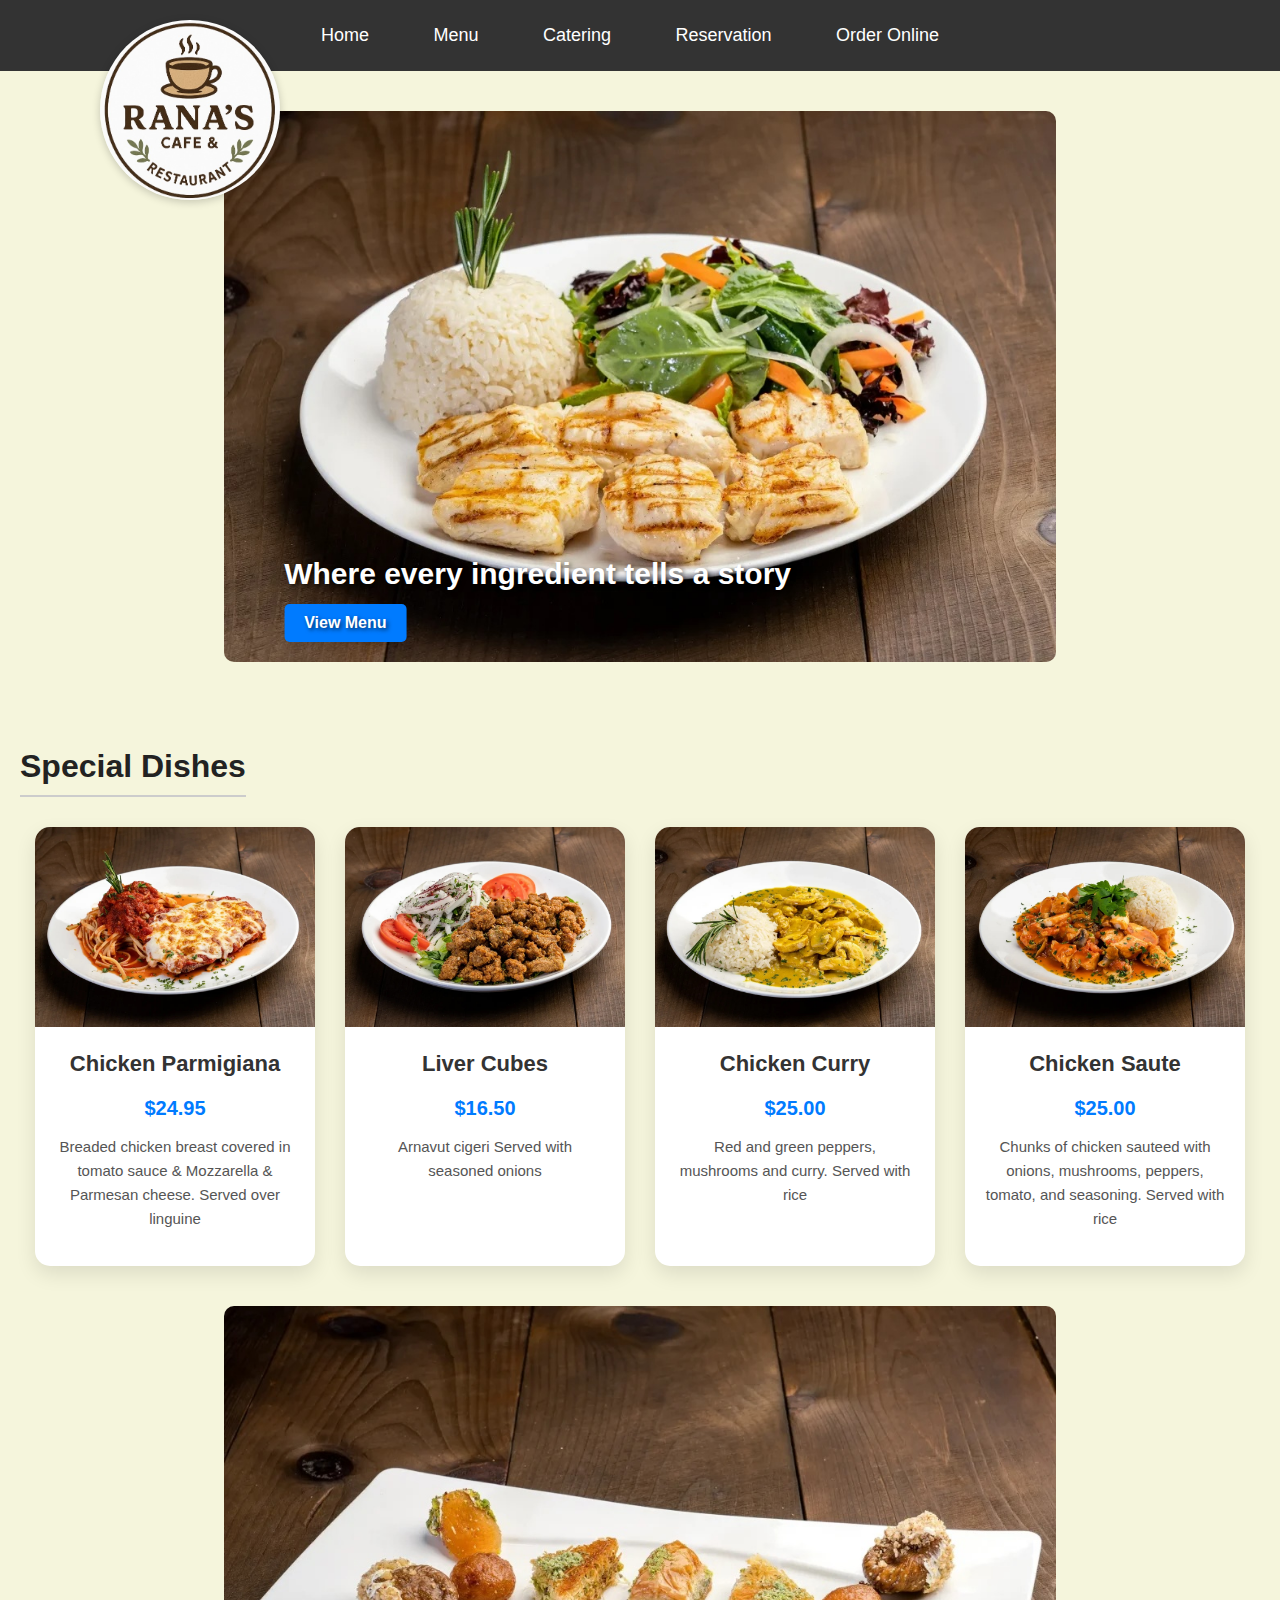
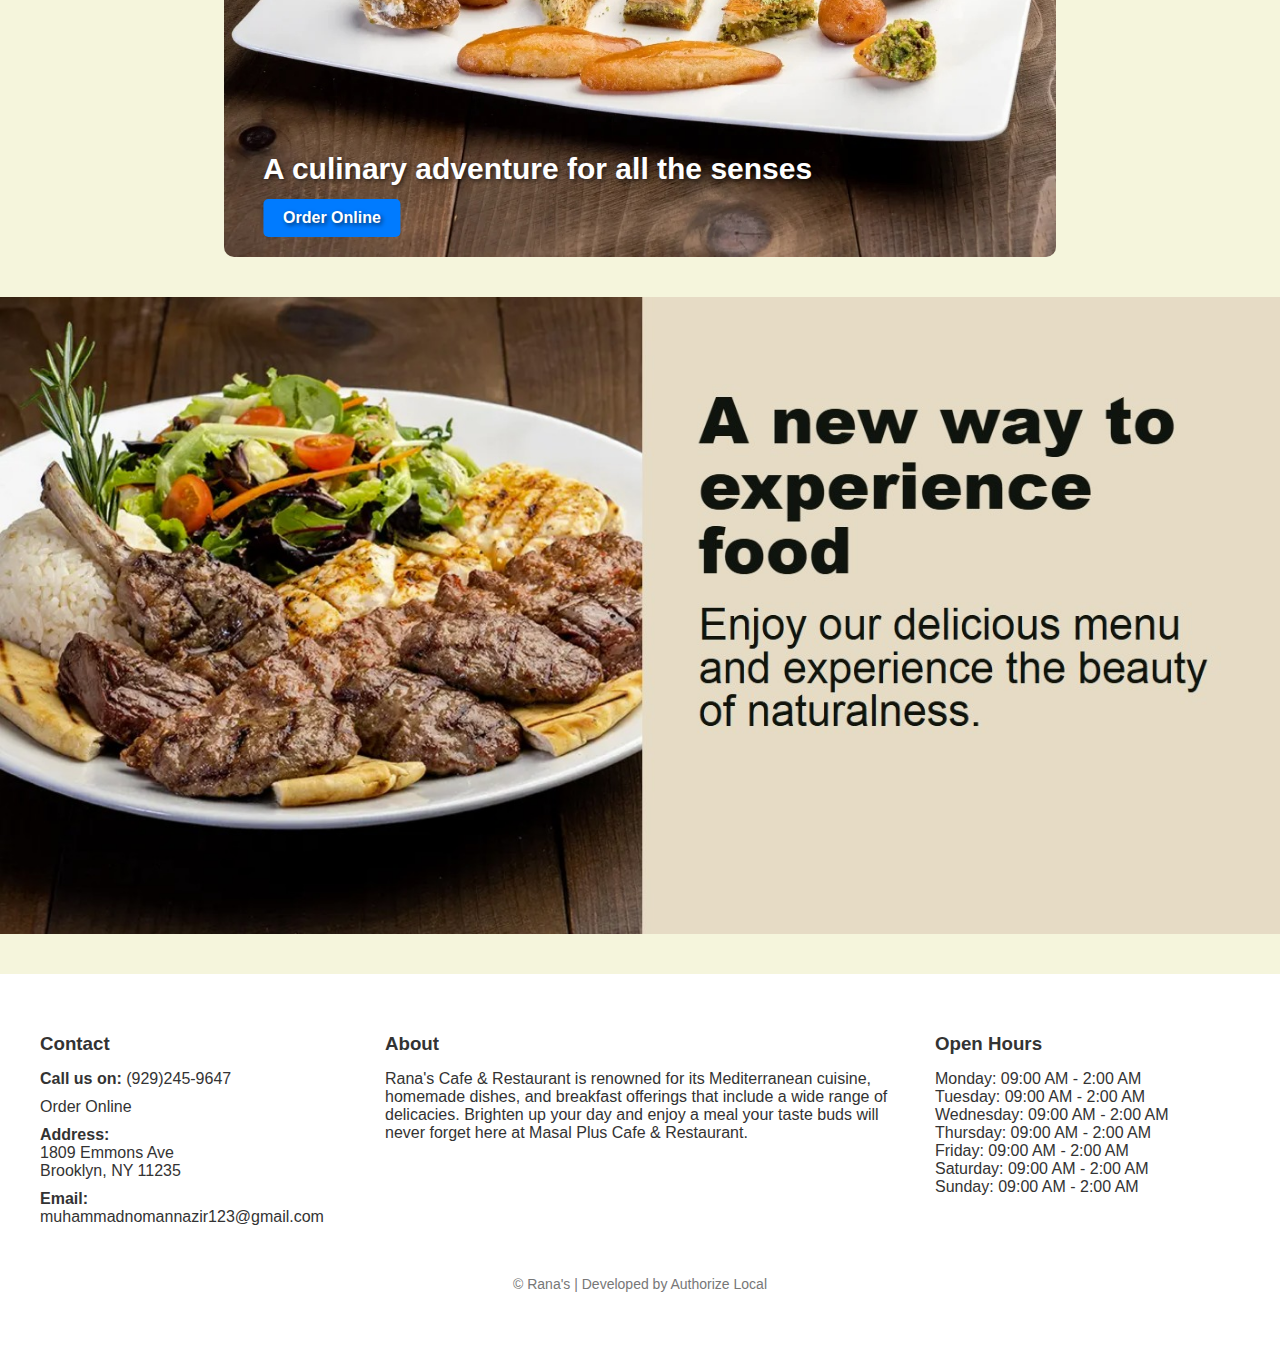
<file: index.html>
<!DOCTYPE html>
<html lang="en">
<head>
    <title>Home</title>
    <link rel="stylesheet" href="Home.css">
    <link rel = "icon" href = "Logo.jpg">
</head>
<body>
    <header>
        <nav class="navbar">
            <ul>
                <li><a href="index.html">Home</a></li>
                <li><a href="Menu.html">Menu</a></li>
                <li><a href="Catering.html">Catering</a></li>
                <li><a href="Reservations.php">Reservation</a></li>
                <li><a href="OrderOnline.html">Order Online</a></li>
            </ul>
        </nav>
    </header>

    <div class="logo-container">
        <img src="Logo.jpg" alt="Rana Cafe & Restaurant Logo" class="logo">
    </div>

    <section class="image-section">
        <div class="image-overlay">
            <p class="image-quote">Where every ingredient tells a story</p>
            <a href="Menu.html" class="menu-button">View Menu</a>
        </div>
        <img src="Chicken Shish.jpg" alt="Chicken Shish" class="main-image">
    </section>

    <section class="menu-section">
        <h2 class="section-title">Special Dishes </h2>
        <div class="menu-items">
            <div class="menu-item">
                <img src="Chicken Parmigiana.jpg" alt="Chicken Parmigiana">
                <div class="item-details">
                    <h3>Chicken Parmigiana</h3>
                    <p class="price">$24.95</p>
                    <p class="description">Breaded chicken breast covered in tomato sauce & Mozzarella & Parmesan cheese. Served over linguine</p>
                </div>
            </div> 

            <div class="menu-item">
                <img src="Liver Cubes.jpg" alt="Liver Cubes">
                <div class="item-details">
                    <h3>Liver Cubes</h3>
                    <p class="price">$16.50</p>
                    <p class="description">Arnavut cigeri Served with seasoned onions</p>
                </div>
            </div>

            <div class="menu-item">
                <img src="Chicken Curry.jpg" alt="Chicken Curry">
                <div class="item-details">
                    <h3>Chicken Curry</h3>
                    <p class="price">$25.00</p>
                    <p class="description">Red and green peppers, mushrooms and curry. Served with rice</p>
                </div>
            </div>
            <div class="menu-item">
                <img src="Chicken Saute.jpg" alt="Chicken Saute">
                <div class="item-details">
                    <h3>Chicken Saute</h3>
                    <p class="price">$25.00</p>
                    <p class="description">Chunks of chicken sauteed with onions, mushrooms, peppers, tomato, and seasoning. Served with rice</p>
                </div>
            </div>
        </div> 
    </section>

    <section class="image-section">
        <div class="image-overlay">
            <p class="image-quote">A culinary adventure for all the senses</p>
            <a href="OrderOnline.html" class="OrderOnline-button">Order Online</a>
        </div>
        <img src="Mixed Dessert Plate.jpg" alt="Mixed Dessert Plate" class="main-image">
    </section>

    <section class="full-width-image-section">
        <img src="Experience.jpg" alt="Restaurant Experience" class="full-width-image">
    </section>
  
<!-- Footer Section -->
<footer class="footer">
    <div class="footer-container">
  
      <!-- Contact Information -->
      <div class="footer-section">
        <h3>Contact</h3>
        <p><strong>Call us on:</strong> <a href="tel:9292459647">(929)245-9647</a></p>
        <p><a href="OrderOnline.html">Order Online</a></p>
        <p><strong>Address:</strong><br>
            <a href="https://www.google.com/maps?q=1809+Emmons+Ave,+Brooklyn,+NY+11235" target="_blank">
              1809 Emmons Ave<br>
              Brooklyn, NY 11235
            </a>
          </p>
        <p><strong>Email:</strong><br>
          <a href="mailto:muhammadnomannazir123@gmail.com">muhammadnomannazir123@gmail.com</a></p>
      </div>
  
      <!-- About Section -->
      <div class="footer-section about">
        <h3>About</h3>
        <p>Rana's Cafe & Restaurant is renowned for its Mediterranean cuisine, homemade dishes, and breakfast offerings that include a wide range of delicacies. Brighten up your day and enjoy a meal your taste buds will never forget here at Masal Plus Cafe & Restaurant.</p>
      </div>
  
      <!-- Open Hours -->
      <div class="footer-section">
        <h3>Open Hours</h3>
        <ul>
          <li>Monday: 09:00 AM - 2:00 AM</li>
          <li>Tuesday: 09:00 AM - 2:00 AM</li>
          <li>Wednesday: 09:00 AM - 2:00 AM</li>
          <li>Thursday: 09:00 AM - 2:00 AM</li>
          <li>Friday: 09:00 AM - 2:00 AM</li>
          <li>Saturday: 09:00 AM - 2:00 AM</li>
          <li>Sunday: 09:00 AM - 2:00 AM</li>
        </ul>
      </div>
  
    </div>
  
    <!-- Footer Bottom -->
    <div class="footer-bottom">
      <p>© Rana's | Developed by Authorize Local</p>
    </div>
  </footer>  
                
</body>
</html>
</file>
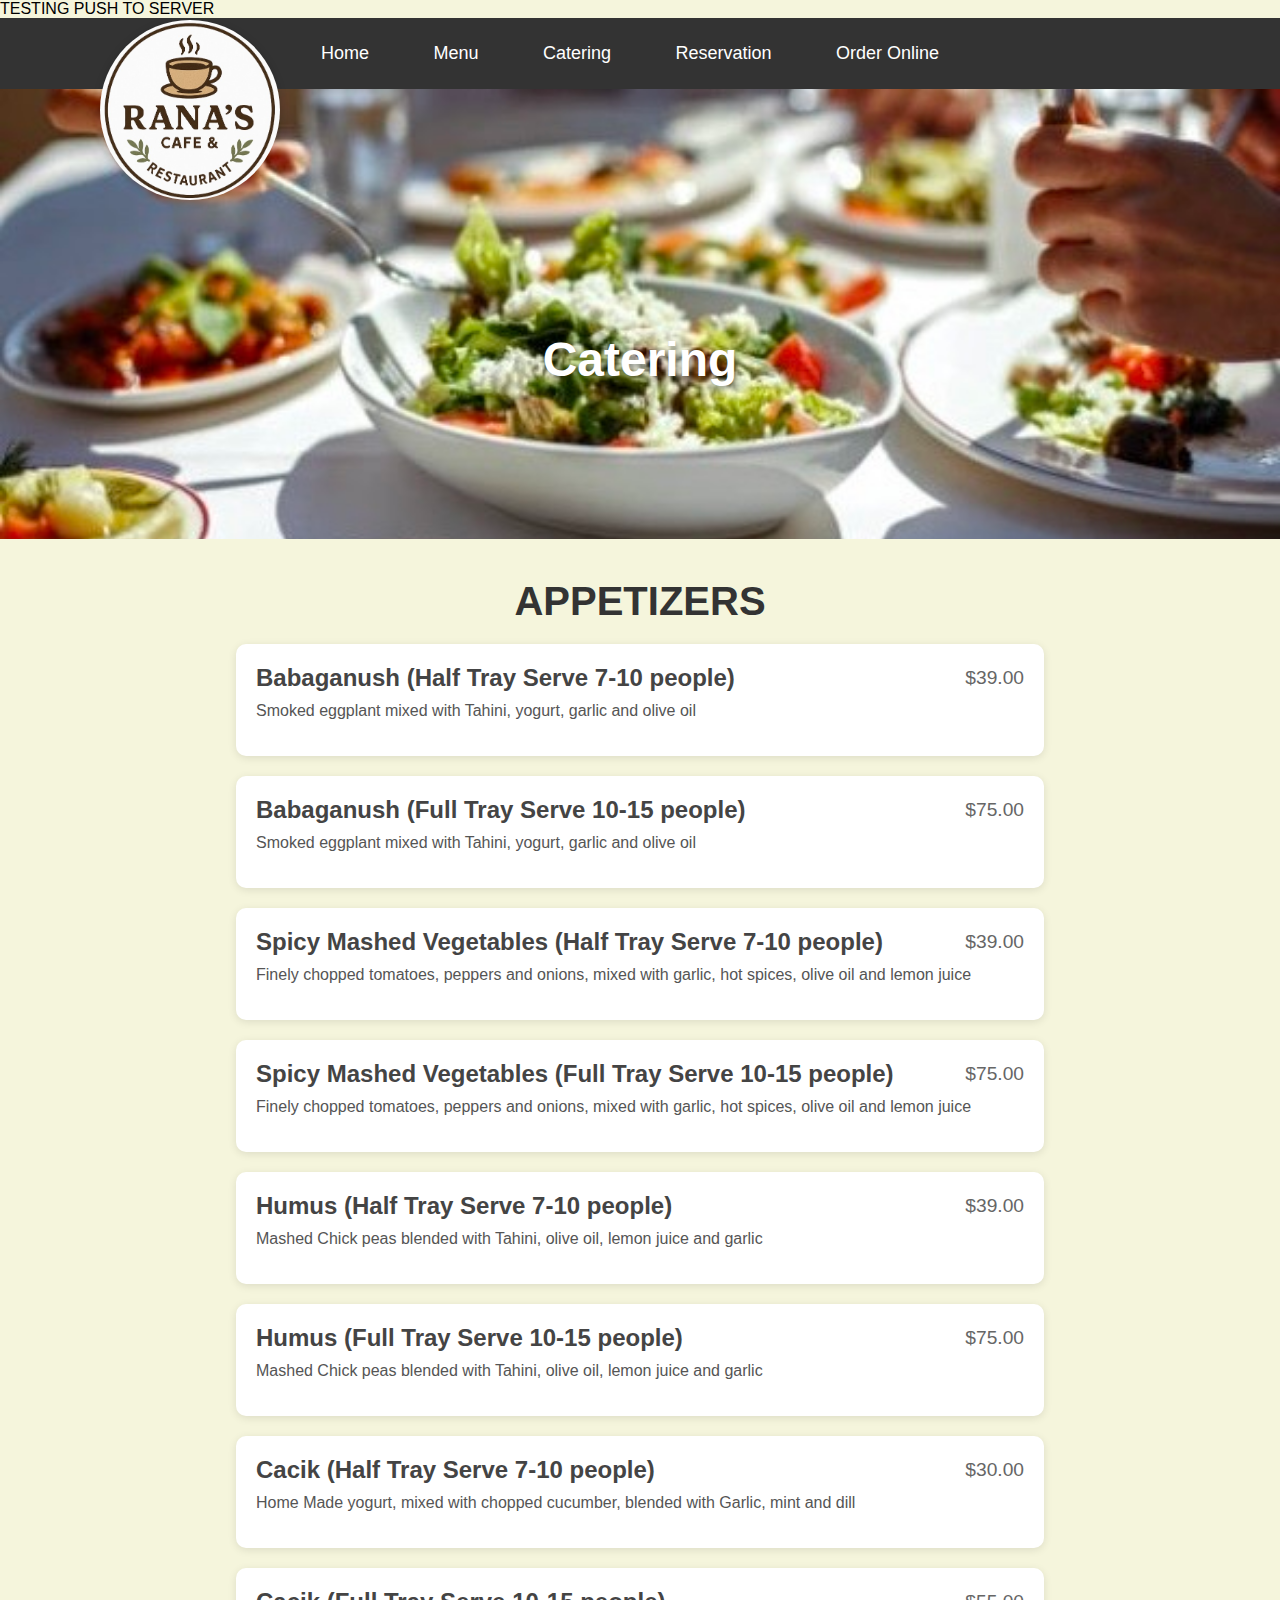
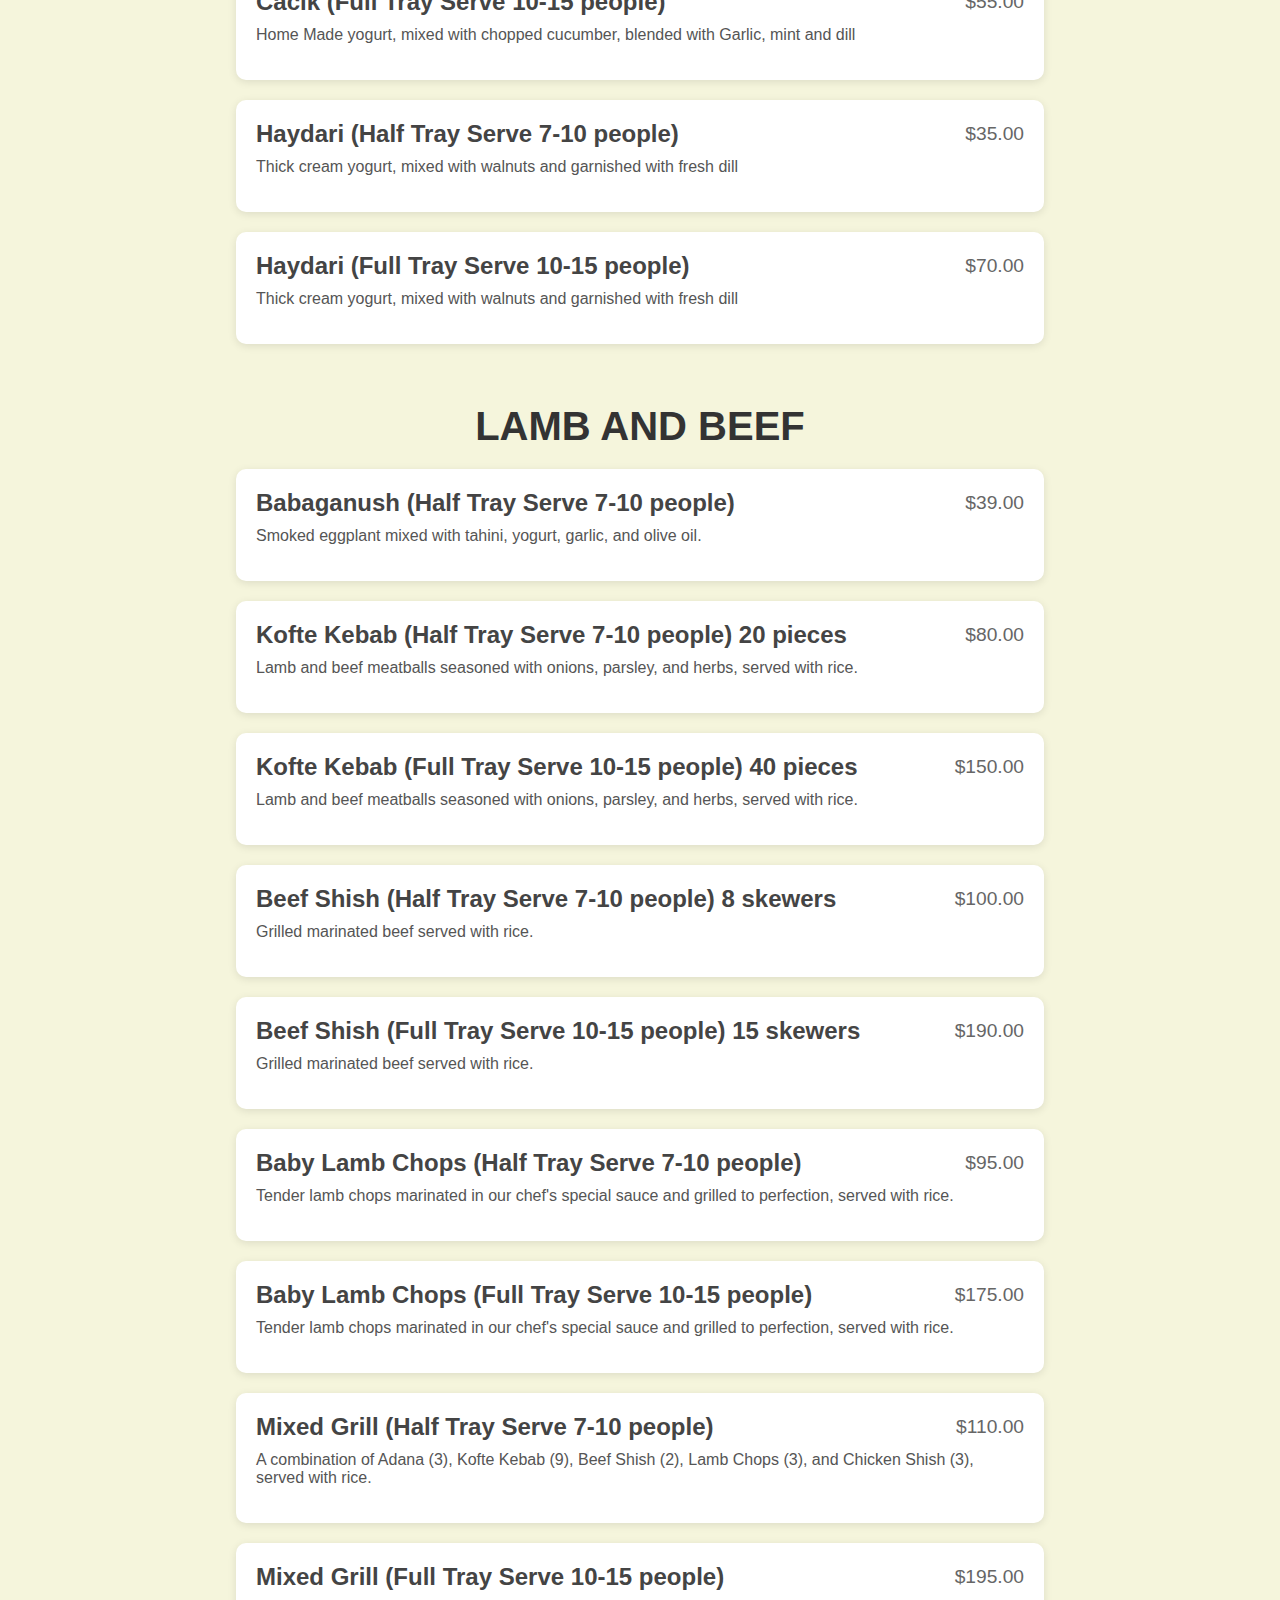
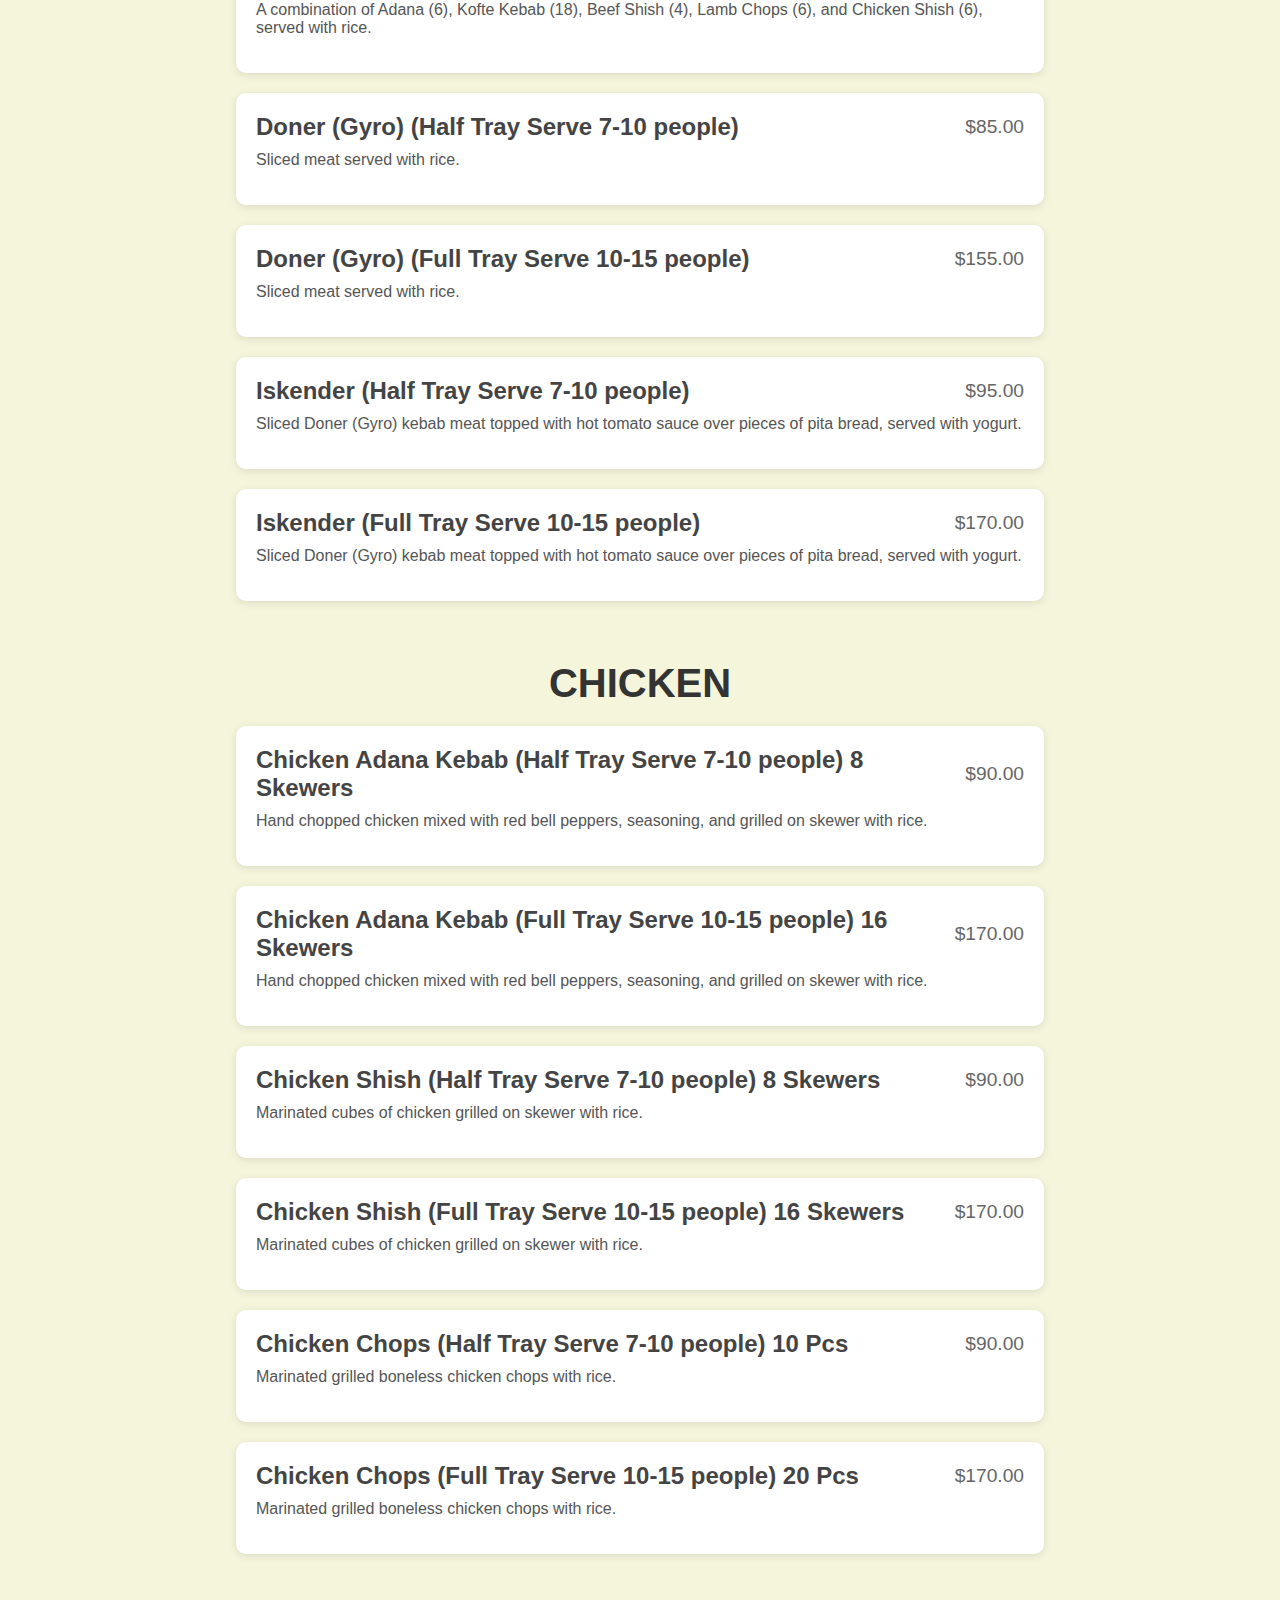
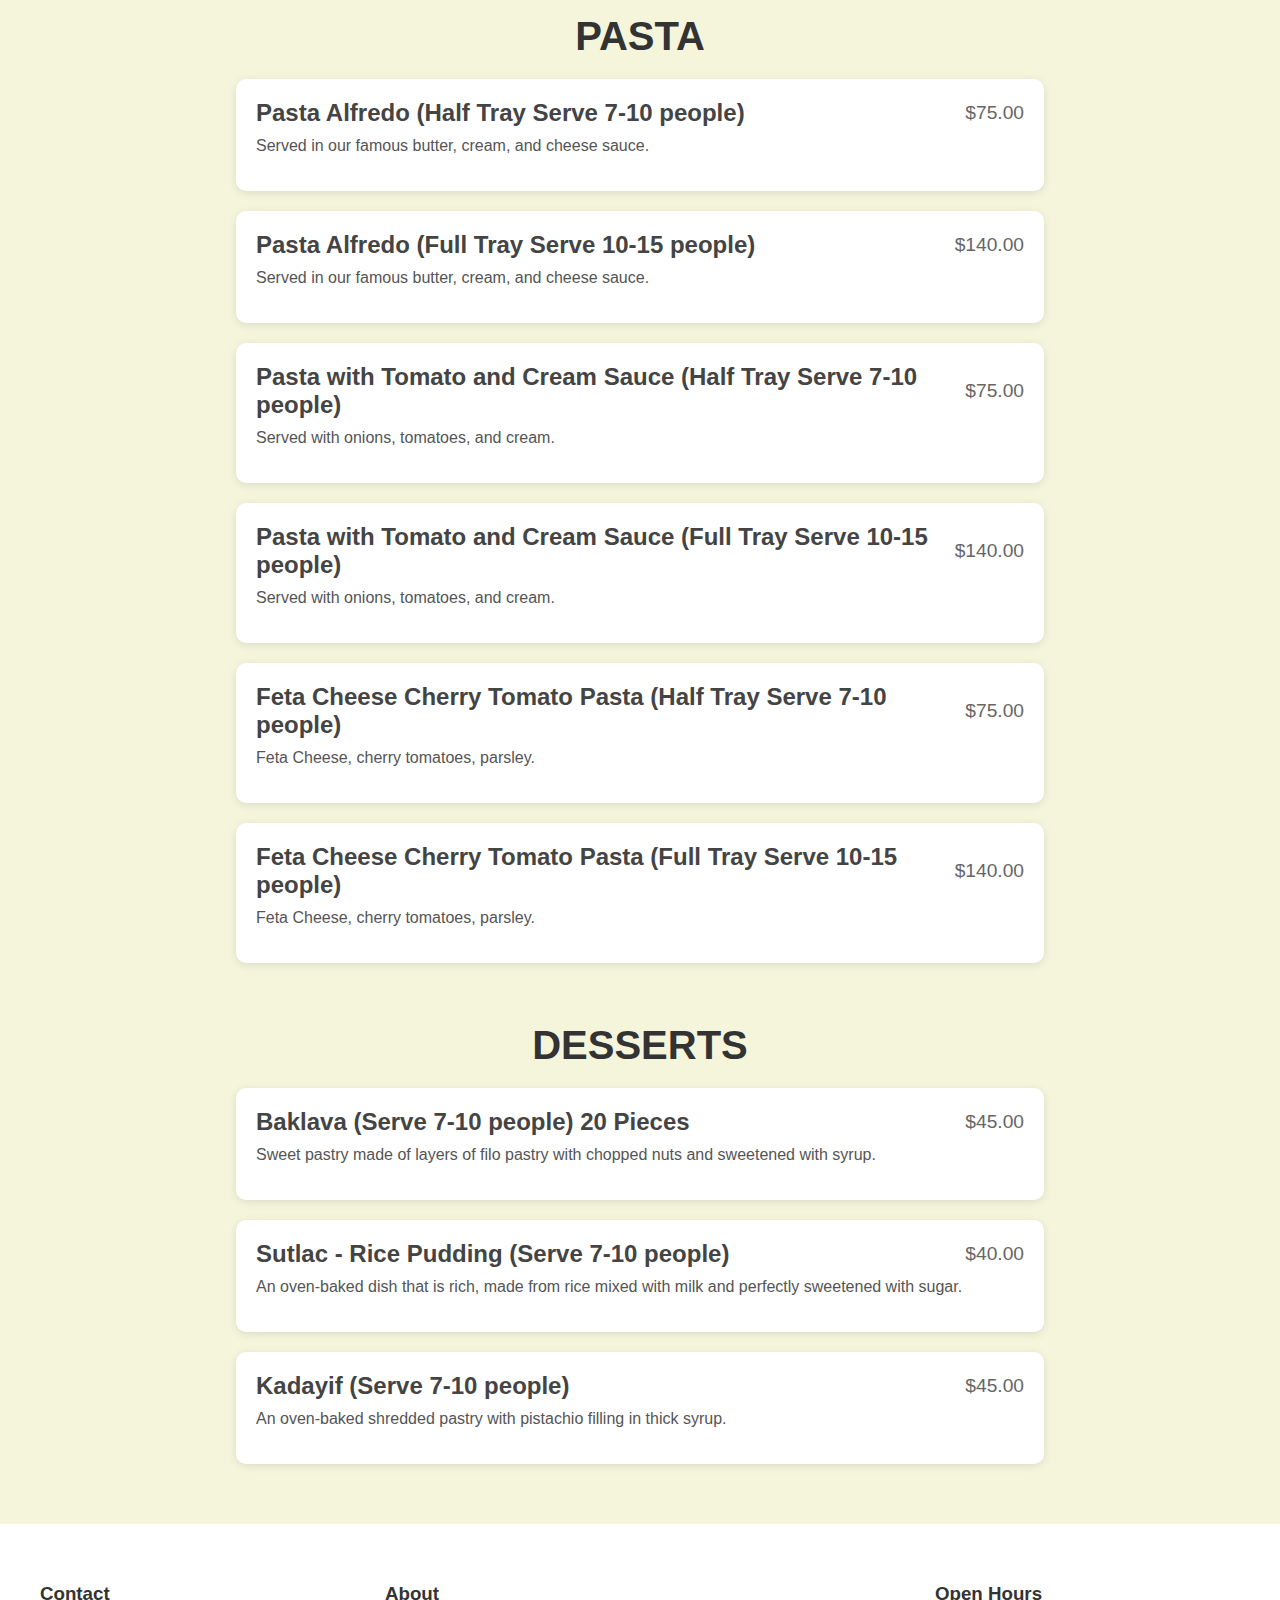
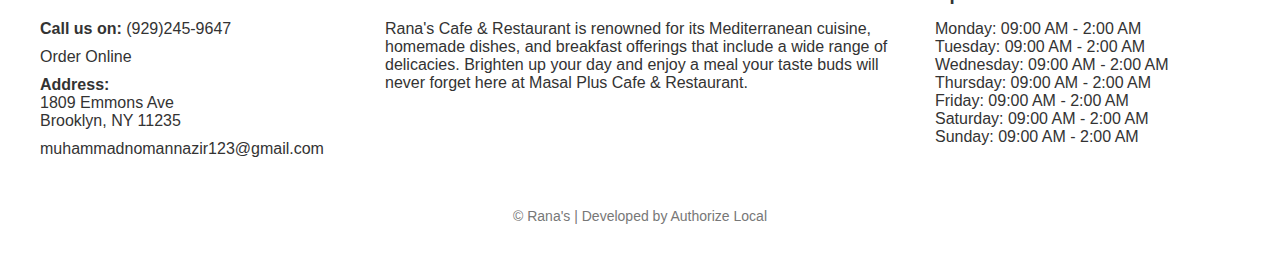
<file: Catering.html>
<!DOCTYPE html>
<html lang="en">
<head>
  <title>Catering</title>
  <link rel="stylesheet" href="cateringstyles.css" />
  <link rel = "icon" href = "Logo.jpg">
</head>
<body>
  <!-- Navigation Bar -->
   TESTING PUSH TO SERVER
  <header>
    <nav class="navbar">
        <ul>
            <li><a href="index.html">Home</a></li>
            <li><a href="Menu.html">Menu</a></li>
            <li><a href="Catering.html">Catering</a></li>
            <li><a href="Reservations.php">Reservation</a></li>
            <li><a href="OrderOnline.html">Order Online</a></li>
        </ul>
    </nav>
</header>

<div class="logo-container">
  <img src="Logo.jpg" alt="Rana Cafe & Restaurant Logo" class="logo">
</div>

  <!-- Image with Overlay Text -->
  <div class="image-container">
    <img src="Catering1.jpg" alt="Catering" />
    <div class="overlay-text">Catering</div>
  </div>

  <!-- Appetizers Section -->
  <section class="appetizers">
    <h2>APPETIZERS</h2>
  
    <div class="dish">
      <div class="dish-header">
        <h3>Babaganush (Half Tray Serve 7-10 people)</h3>
        <span class="price">$39.00</span>
      </div>
      <p class="description">Smoked eggplant mixed with Tahini, yogurt, garlic and olive oil</p>
    </div>
    <br>
  
    <div class="dish">
      <div class="dish-header">
        <h3>Babaganush (Full Tray Serve 10-15 people)</h3>
        <span class="price">$75.00</span>
      </div>
      <p class="description">Smoked eggplant mixed with Tahini, yogurt, garlic and olive oil</p>
    </div>
    <br>
  
    <div class="dish">
      <div class="dish-header">
        <h3>Spicy Mashed Vegetables (Half Tray Serve 7-10 people)</h3>
        <span class="price">$39.00</span>
      </div>
      <p class="description">Finely chopped tomatoes, peppers and onions, mixed with garlic, hot spices, olive oil and lemon juice</p>
    </div>
    <br>
  
    <div class="dish">
      <div class="dish-header">
        <h3>Spicy Mashed Vegetables (Full Tray Serve 10-15 people)</h3>
        <span class="price">$75.00</span>
      </div>
      <p class="description">Finely chopped tomatoes, peppers and onions, mixed with garlic, hot spices, olive oil and lemon juice</p>
    </div>
    <br>
  
    <div class="dish">
      <div class="dish-header">
        <h3>Humus (Half Tray Serve 7-10 people)</h3>
        <span class="price">$39.00</span>
      </div>
      <p class="description">Mashed Chick peas blended with Tahini, olive oil, lemon juice and garlic</p>
    </div>
    <br>
  
    <div class="dish">
      <div class="dish-header">
        <h3>Humus (Full Tray Serve 10-15 people)</h3>
        <span class="price">$75.00</span>
      </div>
      <p class="description">Mashed Chick peas blended with Tahini, olive oil, lemon juice and garlic</p>
    </div>
    <br>
  
    <div class="dish">
      <div class="dish-header">
        <h3>Cacik (Half Tray Serve 7-10 people)</h3>
        <span class="price">$30.00</span>
      </div>
      <p class="description">Home Made yogurt, mixed with chopped cucumber, blended with Garlic, mint and dill</p>
    </div>
    <br>
  
    <div class="dish">
      <div class="dish-header">
        <h3>Cacik (Full Tray Serve 10-15 people)</h3>
        <span class="price">$55.00</span>
      </div>
      <p class="description">Home Made yogurt, mixed with chopped cucumber, blended with Garlic, mint and dill</p>
    </div>
    <br>
  
    <div class="dish">
      <div class="dish-header">
        <h3>Haydari (Half Tray Serve 7-10 people)</h3>
        <span class="price">$35.00</span>
      </div>
      <p class="description">Thick cream yogurt, mixed with walnuts and garnished with fresh dill</p>
    </div>
    <br>
  
    <div class="dish">
      <div class="dish-header">
        <h3>Haydari (Full Tray Serve 10-15 people)</h3>
        <span class="price">$70.00</span>
      </div>
      <p class="description">Thick cream yogurt, mixed with walnuts and garnished with fresh dill</p>
    </div>
    <br>
  </section>


<!-- Lamb and Beef Section -->
<section class="LambAndBeef">
    <h2>LAMB AND BEEF</h2>
  
    <div class="dish">
      <div class="dish-header">
        <h3>Babaganush (Half Tray Serve 7-10 people)</h3>
        <span class="price">$39.00</span>
      </div>
      <p class="description">Smoked eggplant mixed with tahini, yogurt, garlic, and olive oil.</p>
    </div>
    <br>
  
    <div class="dish">
      <div class="dish-header">
        <h3>Kofte Kebab (Half Tray Serve 7-10 people) 20 pieces</h3>
        <span class="price">$80.00</span>
      </div>
      <p class="description">Lamb and beef meatballs seasoned with onions, parsley, and herbs, served with rice.</p>
    </div>
    <br>
  
    <div class="dish">
      <div class="dish-header">
        <h3>Kofte Kebab (Full Tray Serve 10-15 people) 40 pieces</h3>
        <span class="price">$150.00</span>
      </div>
      <p class="description">Lamb and beef meatballs seasoned with onions, parsley, and herbs, served with rice.</p>
    </div>
    <br>
  
    <div class="dish">
      <div class="dish-header">
        <h3>Beef Shish (Half Tray Serve 7-10 people) 8 skewers</h3>
        <span class="price">$100.00</span>
      </div>
      <p class="description">Grilled marinated beef served with rice.</p>
    </div>
    <br>
  
    <div class="dish">
      <div class="dish-header">
        <h3>Beef Shish (Full Tray Serve 10-15 people) 15 skewers</h3>
        <span class="price">$190.00</span>
      </div>
      <p class="description">Grilled marinated beef served with rice.</p>
    </div>
    <br>
  
    <div class="dish">
      <div class="dish-header">
        <h3>Baby Lamb Chops (Half Tray Serve 7-10 people)</h3>
        <span class="price">$95.00</span>
      </div>
      <p class="description">Tender lamb chops marinated in our chef's special sauce and grilled to perfection, served with rice.</p>
    </div>
    <br>
  
    <div class="dish">
      <div class="dish-header">
        <h3>Baby Lamb Chops (Full Tray Serve 10-15 people)</h3>
        <span class="price">$175.00</span>
      </div>
      <p class="description">Tender lamb chops marinated in our chef's special sauce and grilled to perfection, served with rice.</p>
    </div>
    <br>
  
    <div class="dish">
      <div class="dish-header">
        <h3>Mixed Grill (Half Tray Serve 7-10 people)</h3>
        <span class="price">$110.00</span>
      </div>
      <p class="description">A combination of Adana (3), Kofte Kebab (9), Beef Shish (2), Lamb Chops (3), and Chicken Shish (3), served with rice.</p>
    </div>
    <br>
  
    <div class="dish">
      <div class="dish-header">
        <h3>Mixed Grill (Full Tray Serve 10-15 people)</h3>
        <span class="price">$195.00</span>
      </div>
      <p class="description">A combination of Adana (6), Kofte Kebab (18), Beef Shish (4), Lamb Chops (6), and Chicken Shish (6), served with rice.</p>
    </div>
    <br>
  
    <div class="dish">
      <div class="dish-header">
        <h3>Doner (Gyro) (Half Tray Serve 7-10 people)</h3>
        <span class="price">$85.00</span>
      </div>
      <p class="description">Sliced meat served with rice.</p>
    </div>
    <br>
  
    <div class="dish">
      <div class="dish-header">
        <h3>Doner (Gyro) (Full Tray Serve 10-15 people)</h3>
        <span class="price">$155.00</span>
      </div>
      <p class="description">Sliced meat served with rice.</p>
    </div>
    <br>
  
    <div class="dish">
      <div class="dish-header">
        <h3>Iskender (Half Tray Serve 7-10 people)</h3>
        <span class="price">$95.00</span>
      </div>
      <p class="description">Sliced Doner (Gyro) kebab meat topped with hot tomato sauce over pieces of pita bread, served with yogurt.</p>
    </div>
    <br>
  
    <div class="dish">
      <div class="dish-header">
        <h3>Iskender (Full Tray Serve 10-15 people)</h3>
        <span class="price">$170.00</span>
      </div>
      <p class="description">Sliced Doner (Gyro) kebab meat topped with hot tomato sauce over pieces of pita bread, served with yogurt.</p>
    </div>
  </section>

  <!-- Chicken Section -->
<section class="Chicken">
    <h2>CHICKEN</h2>
  
    <div class="dish">
      <div class="dish-header">
        <h3>Chicken Adana Kebab (Half Tray Serve 7-10 people) 8 Skewers</h3>
        <span class="price">$90.00</span>
      </div>
      <p class="description">Hand chopped chicken mixed with red bell peppers, seasoning, and grilled on skewer with rice.</p>
    </div>
    <br>
  
    <div class="dish">
      <div class="dish-header">
        <h3>Chicken Adana Kebab (Full Tray Serve 10-15 people) 16 Skewers</h3>
        <span class="price">$170.00</span>
      </div>
      <p class="description">Hand chopped chicken mixed with red bell peppers, seasoning, and grilled on skewer with rice.</p>
    </div>
    <br>
  
    <div class="dish">
      <div class="dish-header">
        <h3>Chicken Shish (Half Tray Serve 7-10 people) 8 Skewers</h3>
        <span class="price">$90.00</span>
      </div>
      <p class="description">Marinated cubes of chicken grilled on skewer with rice.</p>
    </div>
    <br>
  
    <div class="dish">
      <div class="dish-header">
        <h3>Chicken Shish (Full Tray Serve 10-15 people) 16 Skewers</h3>
        <span class="price">$170.00</span>
      </div>
      <p class="description">Marinated cubes of chicken grilled on skewer with rice.</p>
    </div>
    <br>
  
    <div class="dish">
      <div class="dish-header">
        <h3>Chicken Chops (Half Tray Serve 7-10 people) 10 Pcs</h3>
        <span class="price">$90.00</span>
      </div>
      <p class="description">Marinated grilled boneless chicken chops with rice.</p>
    </div>
    <br>
  
    <div class="dish">
      <div class="dish-header">
        <h3>Chicken Chops (Full Tray Serve 10-15 people) 20 Pcs</h3>
        <span class="price">$170.00</span>
      </div>
      <p class="description">Marinated grilled boneless chicken chops with rice.</p>
    </div>
    <br>
  </section>

  <!-- Pasta Section -->
<section class="Pasta">
    <h2>PASTA</h2>
  
    <div class="dish">
      <div class="dish-header">
        <h3>Pasta Alfredo (Half Tray Serve 7-10 people)</h3>
        <span class="price">$75.00</span>
      </div>
      <p class="description">Served in our famous butter, cream, and cheese sauce.</p>
    </div>
    <br>
  
    <div class="dish">
      <div class="dish-header">
        <h3>Pasta Alfredo (Full Tray Serve 10-15 people)</h3>
        <span class="price">$140.00</span>
      </div>
      <p class="description">Served in our famous butter, cream, and cheese sauce.</p>
    </div>
    <br>
  
    <div class="dish">
      <div class="dish-header">
        <h3>Pasta with Tomato and Cream Sauce (Half Tray Serve 7-10 people)</h3>
        <span class="price">$75.00</span>
      </div>
      <p class="description">Served with onions, tomatoes, and cream.</p>
    </div>
    <br>
  
    <div class="dish">
      <div class="dish-header">
        <h3>Pasta with Tomato and Cream Sauce (Full Tray Serve 10-15 people)</h3>
        <span class="price">$140.00</span>
      </div>
      <p class="description">Served with onions, tomatoes, and cream.</p>
    </div>
    <br>
  
    <div class="dish">
      <div class="dish-header">
        <h3>Feta Cheese Cherry Tomato Pasta (Half Tray Serve 7-10 people)</h3>
        <span class="price">$75.00</span>
      </div>
      <p class="description">Feta Cheese, cherry tomatoes, parsley.</p>
    </div>
    <br>
  
    <div class="dish">
      <div class="dish-header">
        <h3>Feta Cheese Cherry Tomato Pasta (Full Tray Serve 10-15 people)</h3>
        <span class="price">$140.00</span>
      </div>
      <p class="description">Feta Cheese, cherry tomatoes, parsley.</p>
    </div>
    <br>
  
  </section>

  <!-- Desserts Section -->
<section class="Desserts">
    <h2>DESSERTS</h2>
  
    <div class="dish">
      <div class="dish-header">
        <h3>Baklava (Serve 7-10 people) 20 Pieces</h3>
        <span class="price">$45.00</span>
      </div>
      <p class="description">Sweet pastry made of layers of filo pastry with chopped nuts and sweetened with syrup.</p>
    </div>
    <br>
  
    <div class="dish">
      <div class="dish-header">
        <h3>Sutlac - Rice Pudding (Serve 7-10 people)</h3>
        <span class="price">$40.00</span>
      </div>
      <p class="description">An oven-baked dish that is rich, made from rice mixed with milk and perfectly sweetened with sugar.</p>
    </div>
    <br>
  
    <div class="dish">
      <div class="dish-header">
        <h3>Kadayif (Serve 7-10 people)</h3>
        <span class="price">$45.00</span>
      </div>
      <p class="description">An oven-baked shredded pastry with pistachio filling in thick syrup.</p>
    </div>
    <br>
  </section>

  <!-- Footer Section -->
<footer class="footer">
  <div class="footer-container">

    <!-- Contact Information -->
    <div class="footer-section">
      <h3>Contact</h3>
      <p><strong>Call us on:</strong> <a href="tel:9292459647">(929)245-9647</a></p>
      <p><a href="OrderOnline.html">Order Online</a></p>
      <p><strong>Address:</strong><br>
        <a href="https://www.google.com/maps?q=1809+Emmons+Ave,+Brooklyn,+NY+11235" target="_blank">
          1809 Emmons Ave<br>
          Brooklyn, NY 11235
        </a>
      </p>
        <a href="mailto:muhammadnomannazir123@gmail.com">muhammadnomannazir123@gmail.com</a></p>
    </div>

    <!-- About Section -->
    <div class="footer-section about">
      <h3>About</h3>
      <p>Rana's Cafe & Restaurant is renowned for its Mediterranean cuisine, homemade dishes, and breakfast offerings that include a wide range of delicacies. Brighten up your day and enjoy a meal your taste buds will never forget here at Masal Plus Cafe & Restaurant.</p>
    </div>

    <!-- Open Hours -->
    <div class="footer-section">
      <h3>Open Hours</h3>
      <ul>
        <li>Monday: 09:00 AM - 2:00 AM</li>
        <li>Tuesday: 09:00 AM - 2:00 AM</li>
        <li>Wednesday: 09:00 AM - 2:00 AM</li>
        <li>Thursday: 09:00 AM - 2:00 AM</li>
        <li>Friday: 09:00 AM - 2:00 AM</li>
        <li>Saturday: 09:00 AM - 2:00 AM</li>
        <li>Sunday: 09:00 AM - 2:00 AM</li>
      </ul>
    </div>

  </div>

  <!-- Footer Bottom -->
  <div class="footer-bottom">
    <p>© Rana's | Developed by Authorize Local</p>
  </div>
</footer>  

</body>
</html>
</file>
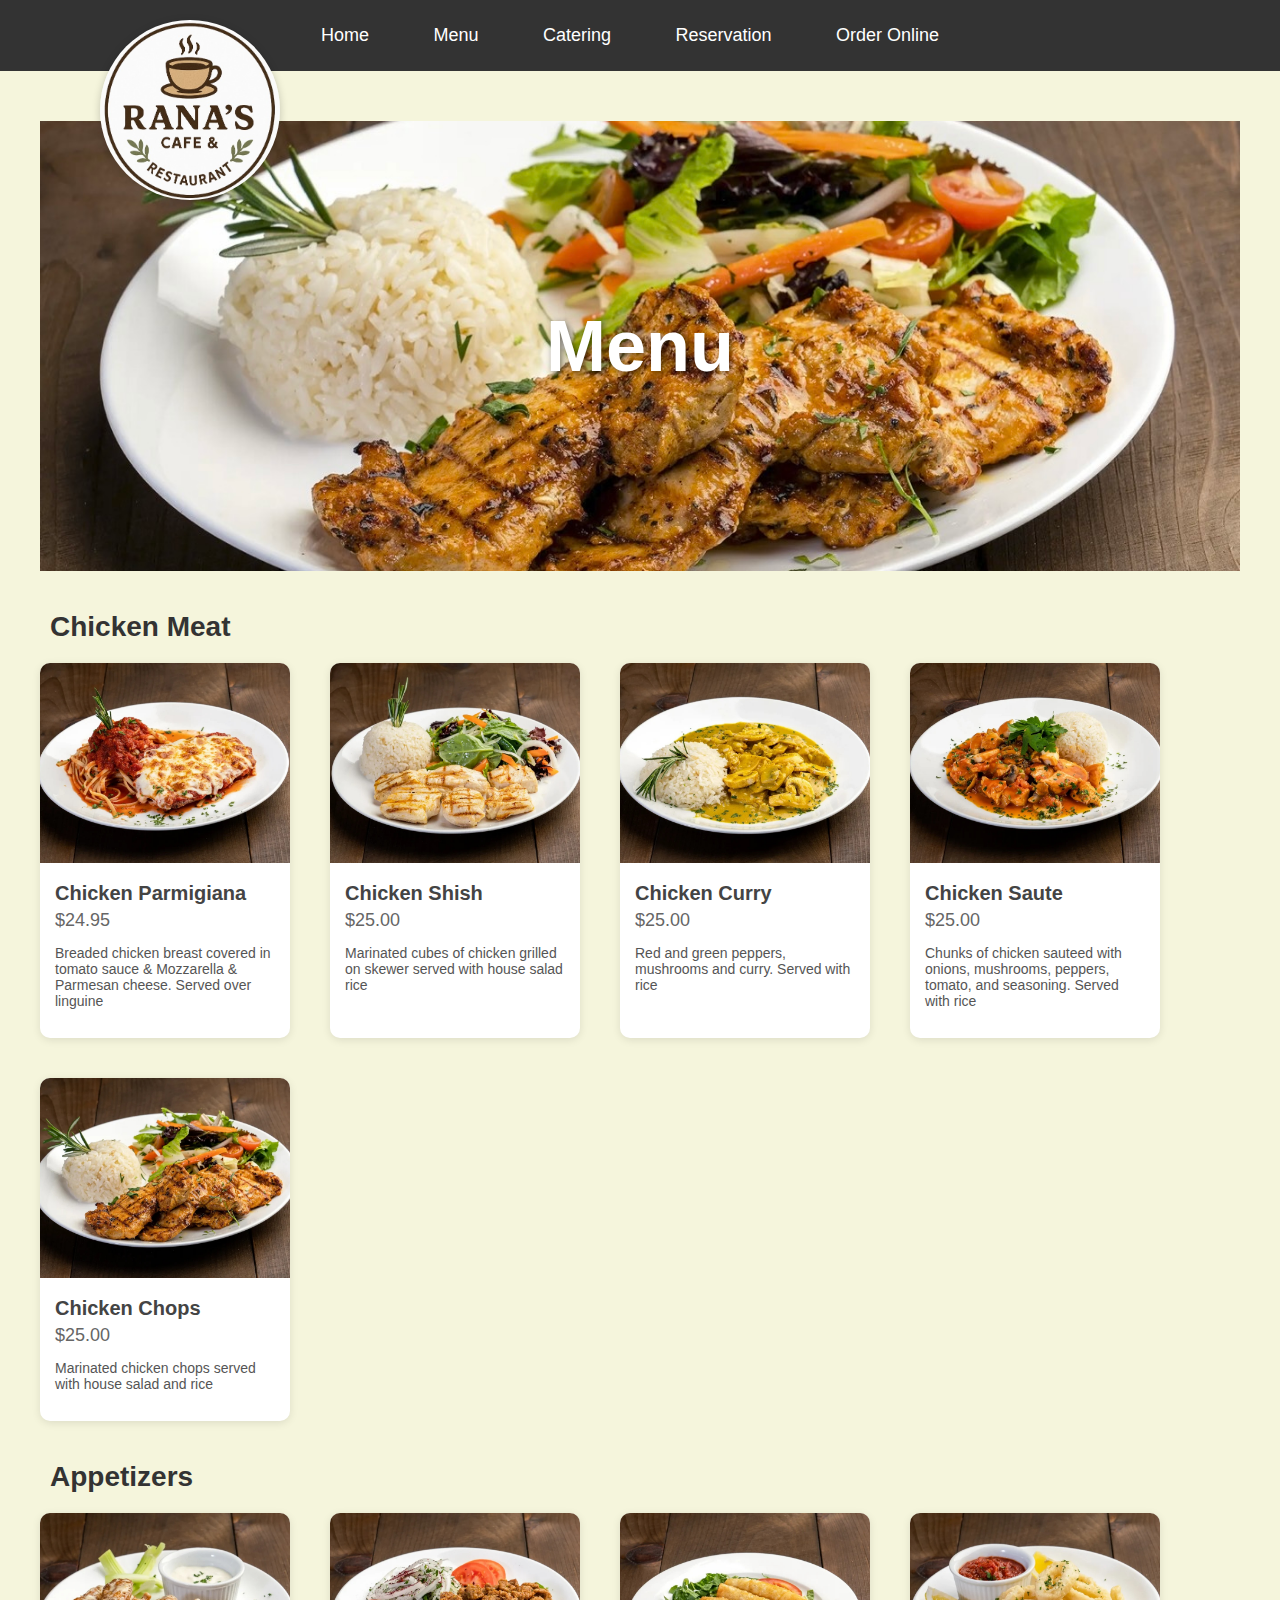
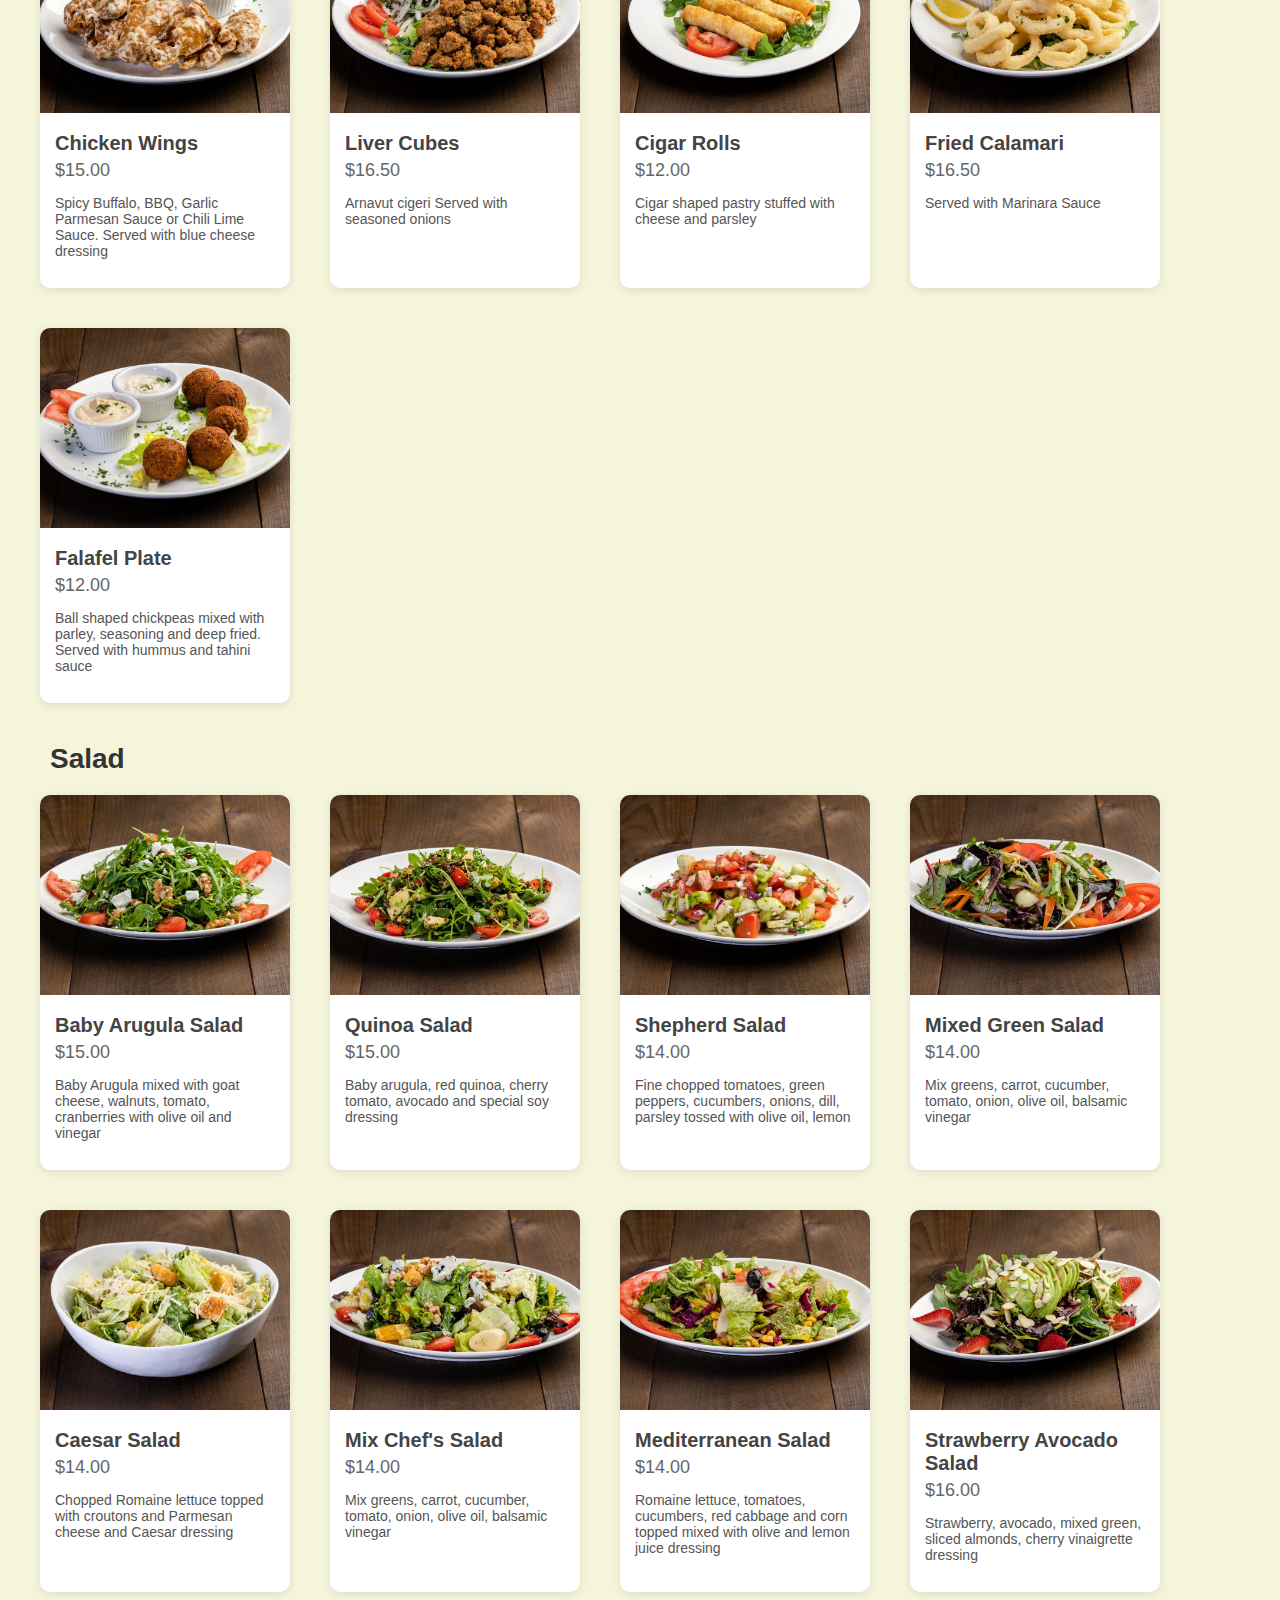
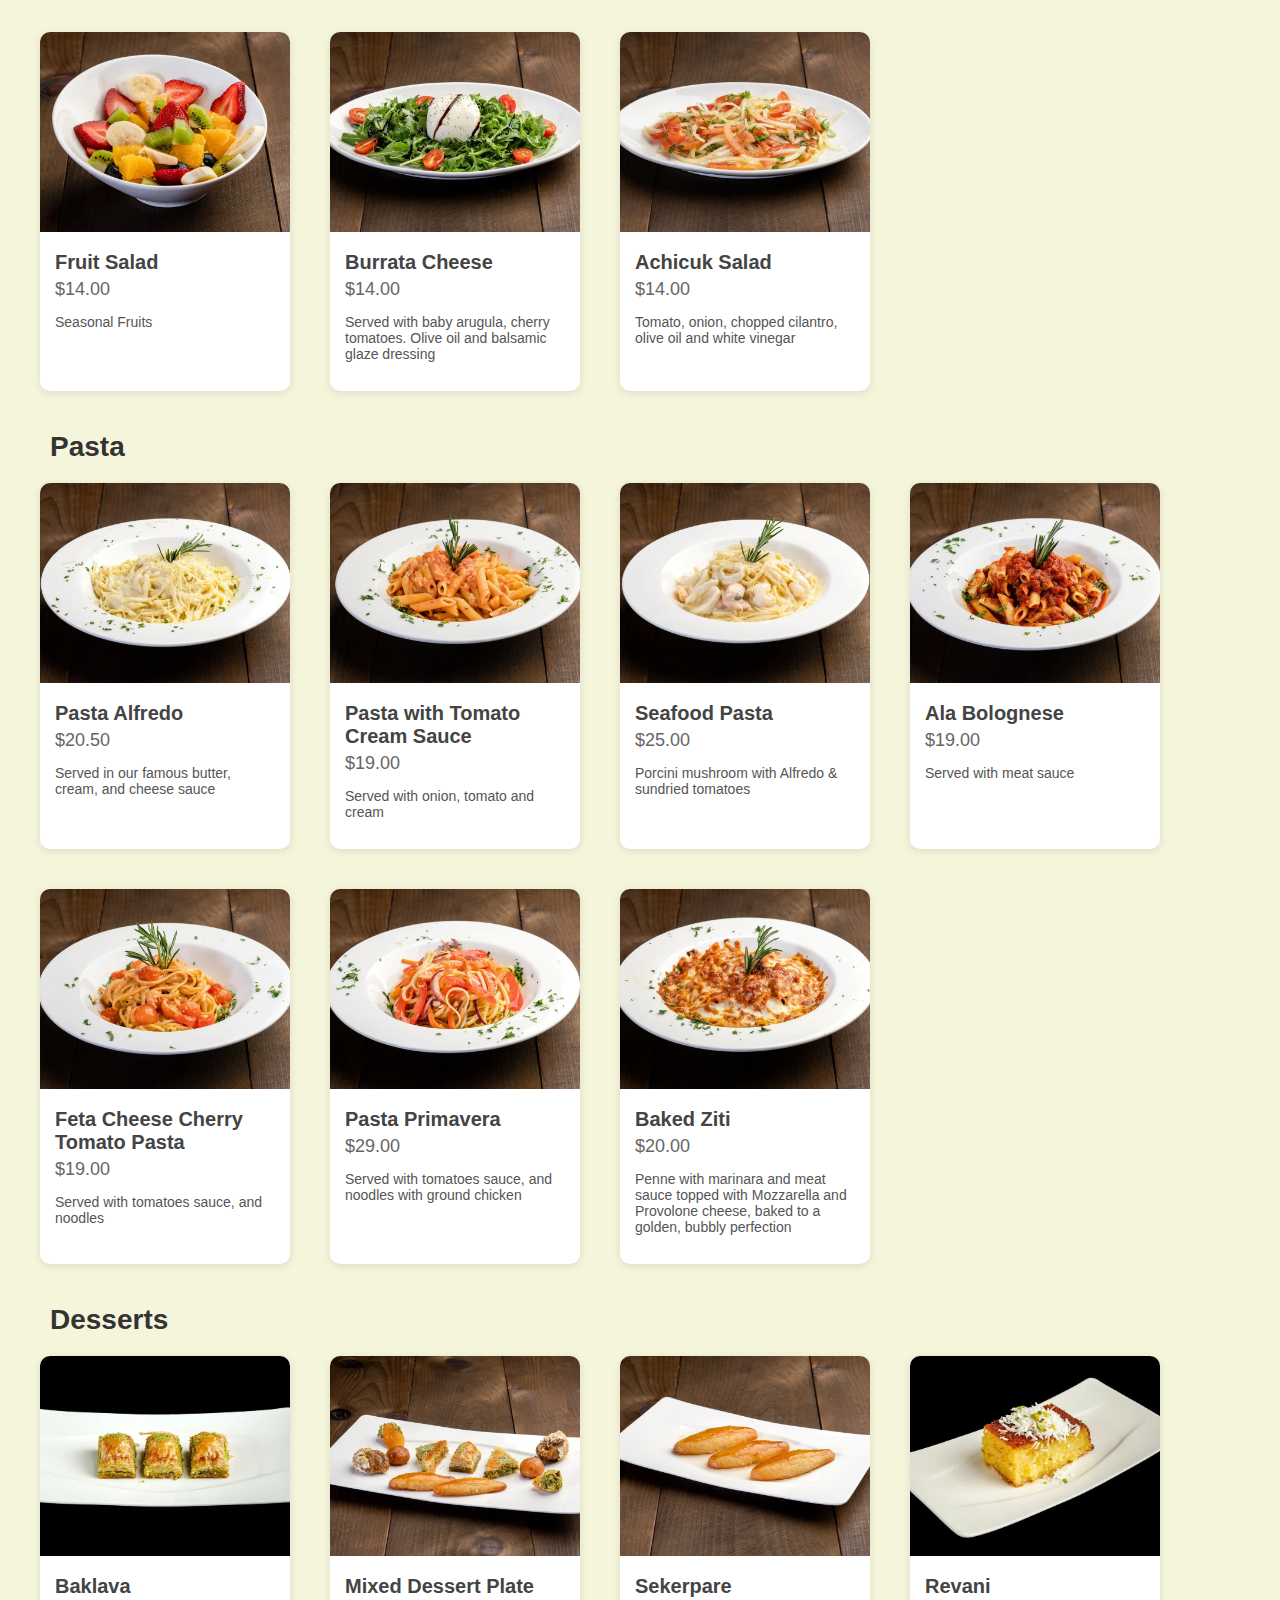
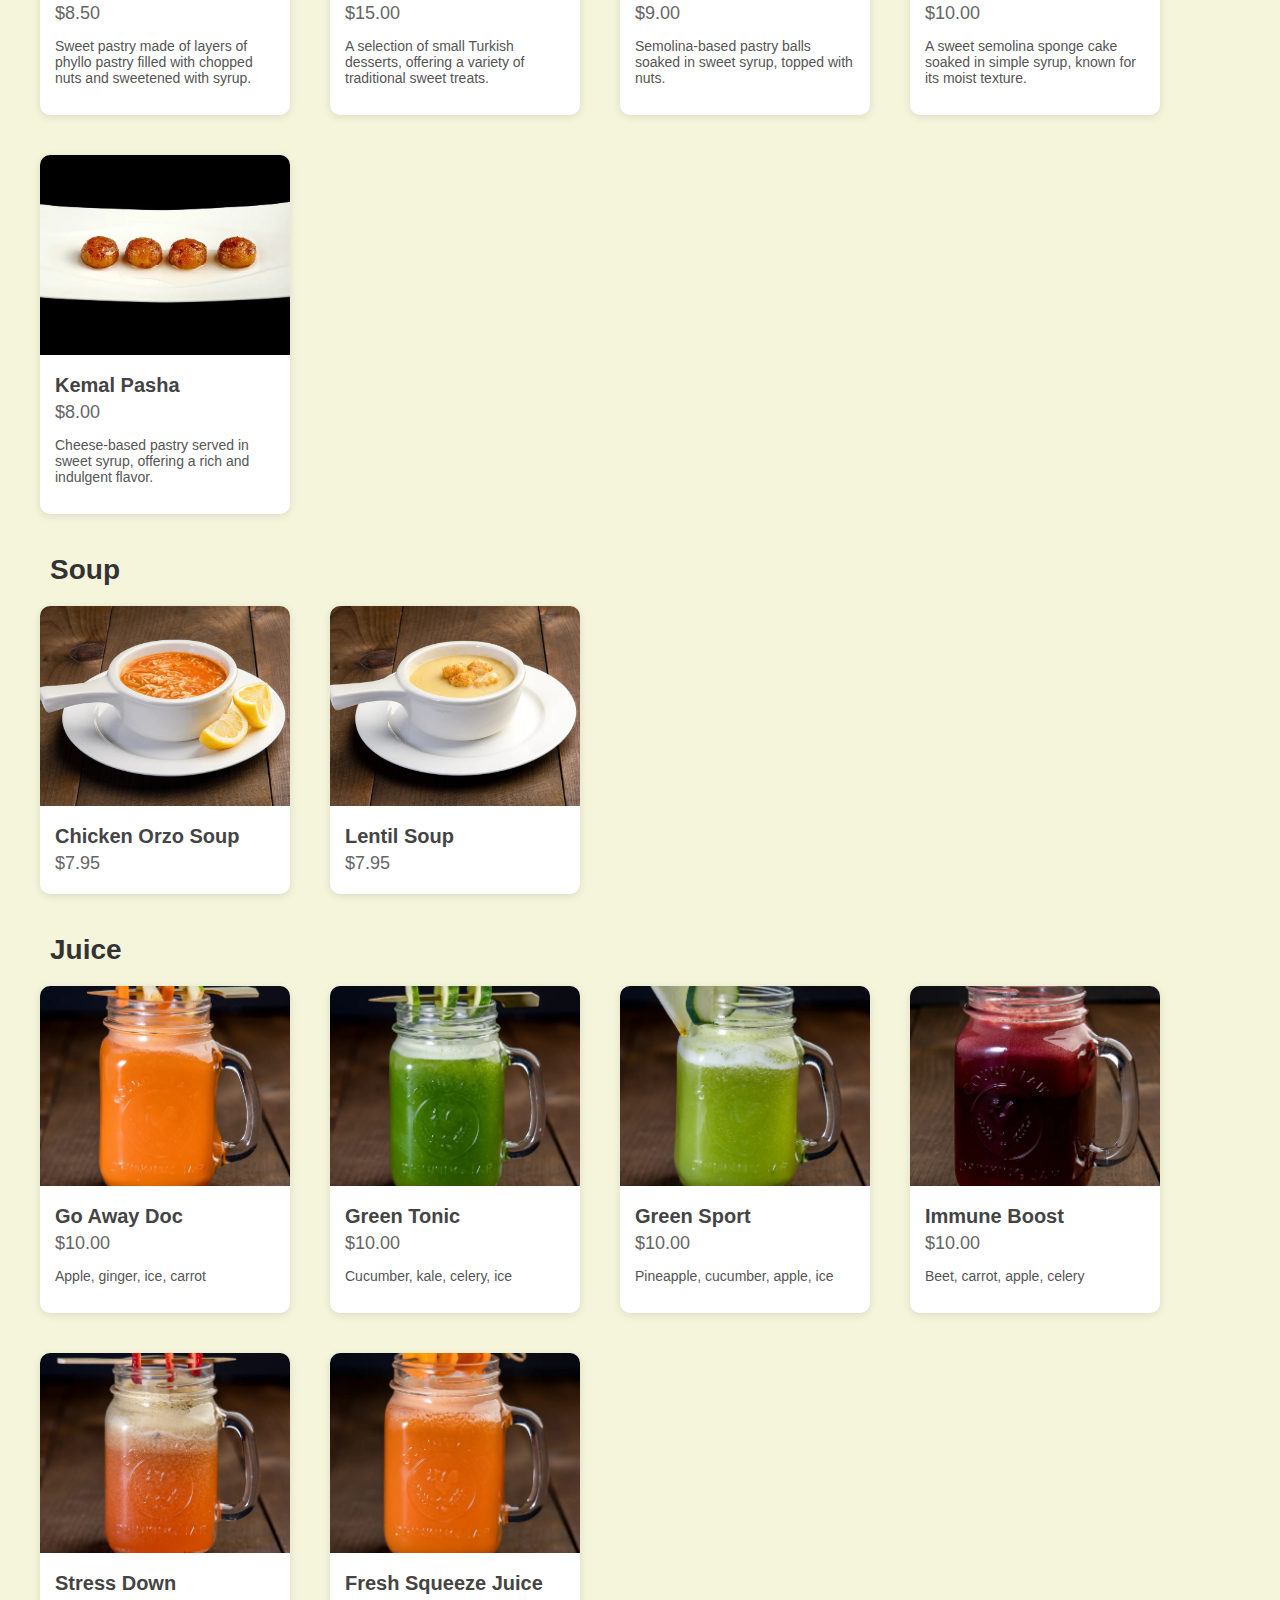
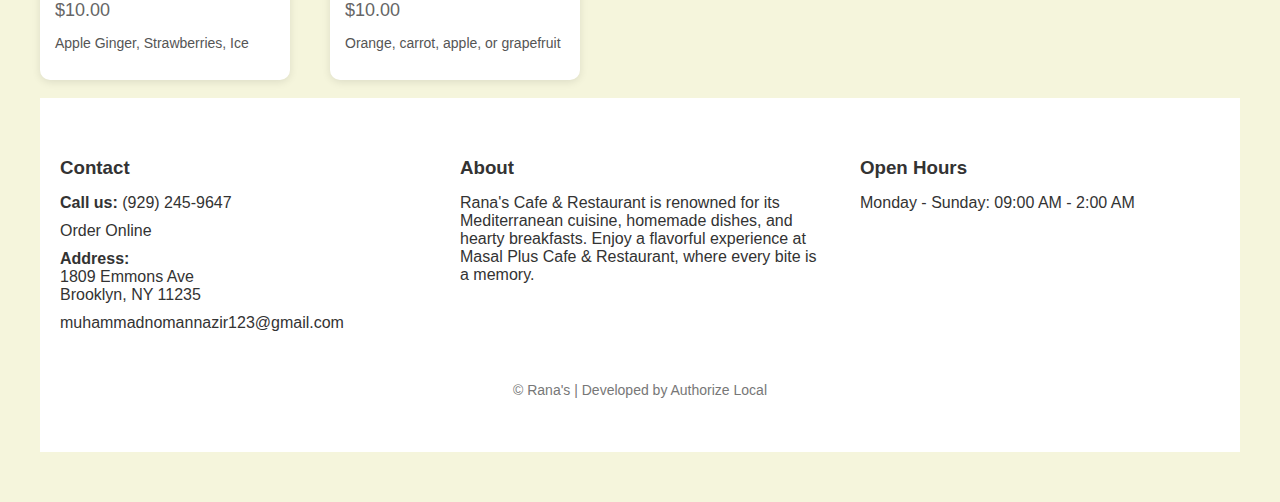
<file: Menu.html>
<!DOCTYPE html>
<html lang="en">
<head>
    <title>Menu</title>
    <link rel="stylesheet" href="Menu.css">
    <link rel = "icon" href = "Logo.jpg">
</head>
<body>
    <header>
        <nav class="navbar">
            <ul>
                <li><a href="index.html">Home</a></li>
                <li><a href="Menu.html">Menu</a></li>
                <li><a href="Catering.html">Catering</a></li>
                <li><a href="Reservations.php">Reservation</a></li>
                <li><a href="OrderOnline.html">Order Online</a></li>
            </ul>
        </nav>
    </header>

    <div class="logo-container">
        <img src="Logo.jpg" alt="Rana Cafe & Restaurant Logo" class="logo">
    </div>

    <div class="content">
        <div class="image-container">
            <img src="special-dish1.jpg" alt="Special Dish">
            <div class="overlay">
                <h2>Menu</h2>
            </div>
        </div>


        <!-- Chicken Meat Section -->
        <section class="menu-section">
            <h2 class="section-title">Chicken Meat</h2>
            <div class="menu-items">
                <div class="menu-item">
                    <img src="Chicken Parmigiana.jpg" alt="Chicken Parmigiana">
                    <div class="item-details">
                        <h3>Chicken Parmigiana</h3>
                        <p class="price">$24.95</p>
                        <p class="description">Breaded chicken breast covered in tomato sauce & Mozzarella & Parmesan cheese. Served over linguine</p>
                    </div>
                </div>
                <div class="menu-item">
                    <img src="Chicken Shish.jpg" alt="Chicken Shish">
                    <div class="item-details">
                        <h3>Chicken Shish</h3>
                        <p class="price">$25.00</p>
                        <p class="description">Marinated cubes of chicken grilled on skewer served with house salad rice</p>
                    </div>
                </div>
                <div class="menu-item">
                    <img src="Chicken Curry.jpg" alt="Chicken Curry">
                    <div class="item-details">
                        <h3>Chicken Curry</h3>
                        <p class="price">$25.00</p>
                        <p class="description">Red and green peppers, mushrooms and curry. Served with rice</p>
                    </div>
                </div>
                <div class="menu-item">
                    <img src="Chicken Saute.jpg" alt="Chicken Saute">
                    <div class="item-details">
                        <h3>Chicken Saute</h3>
                        <p class="price">$25.00</p>
                        <p class="description">Chunks of chicken sauteed with onions, mushrooms, peppers, tomato, and seasoning. Served with rice</p>
                    </div>
                </div>
                <div class="menu-item">
                    <img src="Chicken Chops.jpg" alt="Chicken Chops">
                    <div class="item-details">
                        <h3>Chicken Chops</h3>
                        <p class="price">$25.00</p>
                        <p class="description">Marinated chicken chops served with house salad and rice</p>
                    </div>
                </div>
            </div>
        </section>

        <!-- Appetizers Section -->
        <section class="menu-section">
            <h2 class="section-title">Appetizers</h2>
            <div class="menu-items">
                <div class="menu-item">
                    <img src="Chicken Wings.jpg" alt="Chicken Wings">
                    <div class="item-details">
                        <h3>Chicken Wings</h3>
                        <p class="price">$15.00</p>
                        <p class="description">Spicy Buffalo, BBQ, Garlic Parmesan Sauce or Chili Lime Sauce. Served with blue cheese dressing</p>
                    </div>
                </div>
                <div class="menu-item">
                    <img src="Liver Cubes.jpg" alt="Liver Cubes">
                    <div class="item-details">
                        <h3>Liver Cubes</h3>
                        <p class="price">$16.50</p>
                        <p class="description">Arnavut cigeri Served with seasoned onions</p>
                    </div>
                </div>
                <div class="menu-item">
                    <img src="Cigar Rolls.jpg" alt="Cigar Rolls">
                    <div class="item-details">
                        <h3>Cigar Rolls</h3>
                        <p class="price">$12.00</p>
                        <p class="description">Cigar shaped pastry stuffed with cheese and parsley</p>
                    </div>
                </div>
                <div class="menu-item">
                    <img src="Fried Calamari.jpg" alt="Fried Calamari">
                    <div class="item-details">
                        <h3>Fried Calamari</h3>
                        <p class="price">$16.50</p>
                        <p class="description">Served with Marinara Sauce</p>
                    </div>
                </div>
                <div class="menu-item">
                    <img src="Falafel Plate.jpg" alt="Falafel Plate">
                    <div class="item-details">
                        <h3>Falafel Plate</h3>
                        <p class="price">$12.00</p>
                        <p class="description">Ball shaped chickpeas mixed with parley, seasoning and deep fried. Served with hummus and tahini sauce</p>
                    </div>
                </div>
            </div>
        </section>

        <!-- Salad Section -->
        <section class="menu-section">
            <h2 class="section-title">Salad</h2>
            <div class="menu-items">
                <div class="menu-item">
                    <img src="Baby Arugula Salad.jpg" alt="Baby Arugula Salad">
                    <div class="item-details">
                        <h3>Baby Arugula Salad</h3>
                        <p class="price">$15.00</p>
                        <p class="description">Baby Arugula mixed with goat cheese, walnuts, tomato, cranberries with olive oil and vinegar</p>
                    </div>
                </div>
                <div class="menu-item">
                    <img src="Quinoa Salad.jpg" alt="Quinoa Salad">
                    <div class="item-details">
                        <h3>Quinoa Salad</h3>
                        <p class="price">$15.00</p>
                        <p class="description">Baby arugula, red quinoa, cherry tomato, avocado and special soy dressing</p>
                    </div>
                </div>
                <div class="menu-item">
                    <img src="Shepherd Salad.jpg" alt="Shepherd Salad">
                    <div class="item-details">
                        <h3>Shepherd Salad</h3>
                        <p class="price">$14.00</p>
                        <p class="description">Fine chopped tomatoes, green peppers, cucumbers, onions, dill, parsley tossed with olive oil, lemon</p>
                    </div>
                </div>
                <div class="menu-item">
                    <img src="Mixed Green Salad.jpg" alt="Mixed Green Salad">
                    <div class="item-details">
                        <h3>Mixed Green Salad</h3>
                        <p class="price">$14.00</p>
                        <p class="description">Mix greens, carrot, cucumber, tomato, onion, olive oil, balsamic vinegar</p>
                    </div>
                </div>
                <div class="menu-item">
                    <img src="Caesar Salad.jpg" alt="Caesar Salad">
                    <div class="item-details">
                        <h3>Caesar Salad</h3>
                        <p class="price">$14.00</p>
                        <p class="description">Chopped Romaine lettuce topped with croutons and Parmesan cheese and Caesar dressing</p>
                    </div>
                </div>
                <div class="menu-item">
                    <img src="Mix Chef's Salad.jpg" alt="Mix Chef's Salad">
                    <div class="item-details">
                        <h3>Mix Chef's Salad</h3>
                        <p class="price">$14.00</p>
                        <p class="description">Mix greens, carrot, cucumber, tomato, onion, olive oil, balsamic vinegar</p>
                    </div>
                </div>
                <div class="menu-item">
                    <img src="Mediterranean Salad.jpg" alt="Mediterranean Salad">
                    <div class="item-details">
                        <h3>Mediterranean Salad</h3>
                        <p class="price">$14.00</p>
                        <p class="description">Romaine lettuce, tomatoes, cucumbers, red cabbage and corn topped mixed with olive and lemon juice dressing</p>
                    </div>
                </div>
                <div class="menu-item">
                    <img src="Strawberry Avocado Salad.jpg" alt="Strawberry Avocado Salad">
                    <div class="item-details">
                        <h3>Strawberry Avocado Salad</h3>
                        <p class="price">$16.00</p>
                        <p class="description">Strawberry, avocado, mixed green, sliced almonds, cherry vinaigrette dressing</p>
                    </div>
                </div>
                <div class="menu-item">
                    <img src="Fruit Salad.jpg" alt="Fruit Salad">
                    <div class="item-details">
                        <h3>Fruit Salad</h3>
                        <p class="price">$14.00</p>
                        <p class="description">Seasonal Fruits</p>
                    </div>
                </div>
                <div class="menu-item">
                    <img src="Burrata Cheese.jpg" alt="Burrata Cheese">
                    <div class="item-details">
                        <h3>Burrata Cheese</h3>
                        <p class="price">$14.00</p>
                        <p class="description">Served with baby arugula, cherry tomatoes. Olive oil and balsamic glaze dressing</p>
                    </div>
                </div>
                <div class="menu-item">
                    <img src="Achicuk Salad.jpg" alt="Achicuk Salad">
                    <div class="item-details">
                        <h3>Achicuk Salad</h3>
                        <p class="price">$14.00</p>
                        <p class="description">Tomato, onion, chopped cilantro, olive oil and white vinegar</p>
                    </div>
                </div>
            </div>
        </section>


        <section class="menu-section">
            <h2 class="section-title">Pasta</h2>
            <div class="menu-items">
                <div class="menu-item">
                    <img src="Pasta Alfredo.jpg" alt="Pasta Alfredo">
                    <div class="item-details">
                        <h3>Pasta Alfredo</h3>
                        <p class="price">$20.50</p>
                        <p class="description">Served in our famous butter, cream, and cheese sauce</p>
                    </div>
                </div>
                <div class="menu-item">
                    <img src="Pasta with Tomato Cream Sauce.jpg" alt="Pasta with Tomato Cream Sauce">
                    <div class="item-details">
                        <h3>Pasta with Tomato Cream Sauce</h3>
                        <p class="price">$19.00</p>
                        <p class="description">Served with onion, tomato and cream</p>
                    </div>
                </div>
                <div class="menu-item">
                    <img src="Seafood Pasta.jpg" alt="Seafood Pasta">
                    <div class="item-details">
                        <h3>Seafood Pasta</h3>
                        <p class="price">$25.00</p>
                        <p class="description">Porcini mushroom with Alfredo & sundried tomatoes</p>
                    </div>
                </div>
                <div class="menu-item">
                    <img src="Ala Bolognese.jpg" alt="Ala Bolognese">
                    <div class="item-details">
                        <h3>Ala Bolognese</h3>
                        <p class="price">$19.00</p>
                        <p class="description">Served with meat sauce</p>
                    </div>
                </div>
                <div class="menu-item">
                    <img src="Feta Cheese Cherry Tomato Pasta.jpg" alt="Feta Cheese Cherry Tomato Pasta">
                    <div class="item-details">
                        <h3>Feta Cheese Cherry Tomato Pasta</h3>
                        <p class="price">$19.00</p>
                        <p class="description">Served with tomatoes sauce, and noodles</p>
                    </div>
                </div>
                <div class="menu-item">
                    <img src="Pasta Primavera.jpg" alt="Pasta Primavera">
                    <div class="item-details">
                        <h3>Pasta Primavera</h3>
                        <p class="price">$29.00</p>
                        <p class="description">Served with tomatoes sauce, and noodles with ground chicken</p>
                    </div>
                </div>
                <div class="menu-item">
                    <img src="Baked Ziti.jpg" alt="Baked Ziti">
                    <div class="item-details">
                        <h3>Baked Ziti</h3>
                        <p class="price">$20.00</p>
                        <p class="description">Penne with marinara and meat sauce topped with Mozzarella and Provolone cheese, baked to a golden, bubbly perfection</p>
                    </div>
                </div>
            </div>
        </section>

        <!-- Desserts Section -->
<section class="menu-section">
    <h2 class="section-title">Desserts</h2>
    <div class="menu-items">
        <div class="menu-item">
            <img src="Baklava.jpg" alt="Baklava">
            <div class="item-details">
                <h3>Baklava</h3>
                <p class="price">$8.50</p>
                <p class="description">Sweet pastry made of layers of phyllo pastry filled with chopped nuts and sweetened with syrup.</p>
            </div>
        </div>
        <div class="menu-item">
            <img src="Mixed Dessert Plate.jpg" alt="Mixed Dessert Plate">
            <div class="item-details">
                <h3>Mixed Dessert Plate</h3>
                <p class="price">$15.00</p>
                <p class="description">A selection of small Turkish desserts, offering a variety of traditional sweet treats.</p>
            </div>
        </div>
        <div class="menu-item">
            <img src="Sekerpare.jpg" alt="Sekerpare">
            <div class="item-details">
                <h3>Sekerpare</h3>
                <p class="price">$9.00</p>
                <p class="description">Semolina-based pastry balls soaked in sweet syrup, topped with nuts.</p>
            </div>
        </div>
        <div class="menu-item">
            <img src="Revani.jpg" alt="Revani">
            <div class="item-details">
                <h3>Revani</h3>
                <p class="price">$10.00</p>
                <p class="description">A sweet semolina sponge cake soaked in simple syrup, known for its moist texture.</p>
            </div>
        </div>
        <div class="menu-item">
            <img src="Kemal Pasha.jpg" alt="Kemal Pasha">
            <div class="item-details">
                <h3>Kemal Pasha</h3>
                <p class="price">$8.00</p>
                <p class="description">Cheese-based pastry served in sweet syrup, offering a rich and indulgent flavor.</p>
            </div>
        </div>
    </div>
</section>

        <!-- Soup Section -->
        <section class="menu-section">
            <h2 class="section-title">Soup</h2>
            <div class="menu-items">
                <div class="menu-item">
                    <img src="Chicken Orzo Soup.jpg" alt="Chicken Orzo Soup">
                    <div class="item-details">
                        <h3>Chicken Orzo Soup</h3>
                        <p class="price">$7.95</p>
                    </div>
                </div>
                <div class="menu-item">
                    <img src="Lentil Soup.jpg" alt="Lentil Soup">
                    <div class="item-details">
                        <h3>Lentil Soup</h3>
                        <p class="price">$7.95</p>
                    </div>
                </div>
            </div>
        </section>

        <!-- Juice Section -->
<section class="menu-section">
    <h2 class="section-title">Juice</h2>
    <div class="menu-items">
        <div class="menu-item">
            <img src="Go Away Doc.jpg" alt="Go Away Doc">
            <div class="item-details">
                <h3>Go Away Doc</h3>
                <p class="price">$10.00</p>
                <p class="description">Apple, ginger, ice, carrot</p>
            </div>
        </div>
        <div class="menu-item">
            <img src="Green Tonic.jpg" alt="Green Tonic">
            <div class="item-details">
                <h3>Green Tonic</h3>
                <p class="price">$10.00</p>
                <p class="description">Cucumber, kale, celery, ice</p>
            </div>
        </div>
        <div class="menu-item">
            <img src="Green Sport.jpg" alt="Green Sport">
            <div class="item-details">
                <h3>Green Sport</h3>
                <p class="price">$10.00</p>
                <p class="description">Pineapple, cucumber, apple, ice</p>
            </div>
        </div>
        <div class="menu-item">
            <img src="Immune Boost.jpg" alt="Immune Boost">
            <div class="item-details">
                <h3>Immune Boost</h3>
                <p class="price">$10.00</p>
                <p class="description">Beet, carrot, apple, celery</p>
            </div>
        </div>
        <div class="menu-item">
            <img src="Stress Down.jpg" alt="Stress Down">
            <div class="item-details">
                <h3>Stress Down</h3>
                <p class="price">$10.00</p>
                <p class="description">Apple Ginger, Strawberries, Ice</p>
            </div>
        </div>
        <div class="menu-item">
            <img src="Fresh Squeeze Juice.jpg" alt="Fresh Squeeze Juice">
            <div class="item-details">
                <h3>Fresh Squeeze Juice</h3>
                <p class="price">$10.00</p>
                <p class="description">Orange, carrot, apple, or grapefruit</p>
            </div>
        </div>
    </div>
</section>
      <br> 
<!-- Footer Section -->
<footer class="footer bg-dark text-white py-10">
    <div class="container footer-container flex flex-wrap justify-between gap-8 px-4">
  
      <!-- Contact Information -->
      <div class="footer-section w-full sm:w-1/3">
        <h3 class="text-lg font-bold mb-2">Contact</h3>
        <p><strong>Call us:</strong> <a href="tel:9292459647" class="text-blue-400 hover:underline">(929) 245-9647</a></p>
        <p><a href="OrderOnline.html" class="hover:underline">Order Online</a></p>
        <p><strong>Address:</strong><br>
          <a href="https://www.google.com/maps?q=1809+Emmons+Ave,+Brooklyn,+NY+11235" target="_blank" class="hover:underline">
            1809 Emmons Ave<br>
            Brooklyn, NY 11235
          </a>
        </p>
        <p><a href="mailto:muhammadnomannazir123@gmail.com" class="hover:underline">muhammadnomannazir123@gmail.com</a></p>
      </div>
  
      <!-- About Section -->
      <div class="footer-section w-full sm:w-1/3">
        <h3 class="text-lg font-bold mb-2">About</h3>
        <p class="text-sm leading-relaxed">
          Rana's Cafe & Restaurant is renowned for its Mediterranean cuisine, homemade dishes, and hearty breakfasts.
          Enjoy a flavorful experience at Masal Plus Cafe & Restaurant, where every bite is a memory.
        </p>
      </div>
  
      <!-- Open Hours -->
      <div class="footer-section w-full sm:w-1/3">
        <h3 class="text-lg font-bold mb-2">Open Hours</h3>
        <ul class="text-sm leading-relaxed">
          <li>Monday - Sunday: 09:00 AM - 2:00 AM</li>
        </ul>
      </div>
  
    </div>
  
    <!-- Footer Bottom -->
    <div class="footer-bottom text-center mt-10 border-t border-gray-700 pt-4 text-sm">
      <p> © Rana's | Developed by Authorize Local</p>
    </div>
  </footer>
                
</body>
</html>
</file>
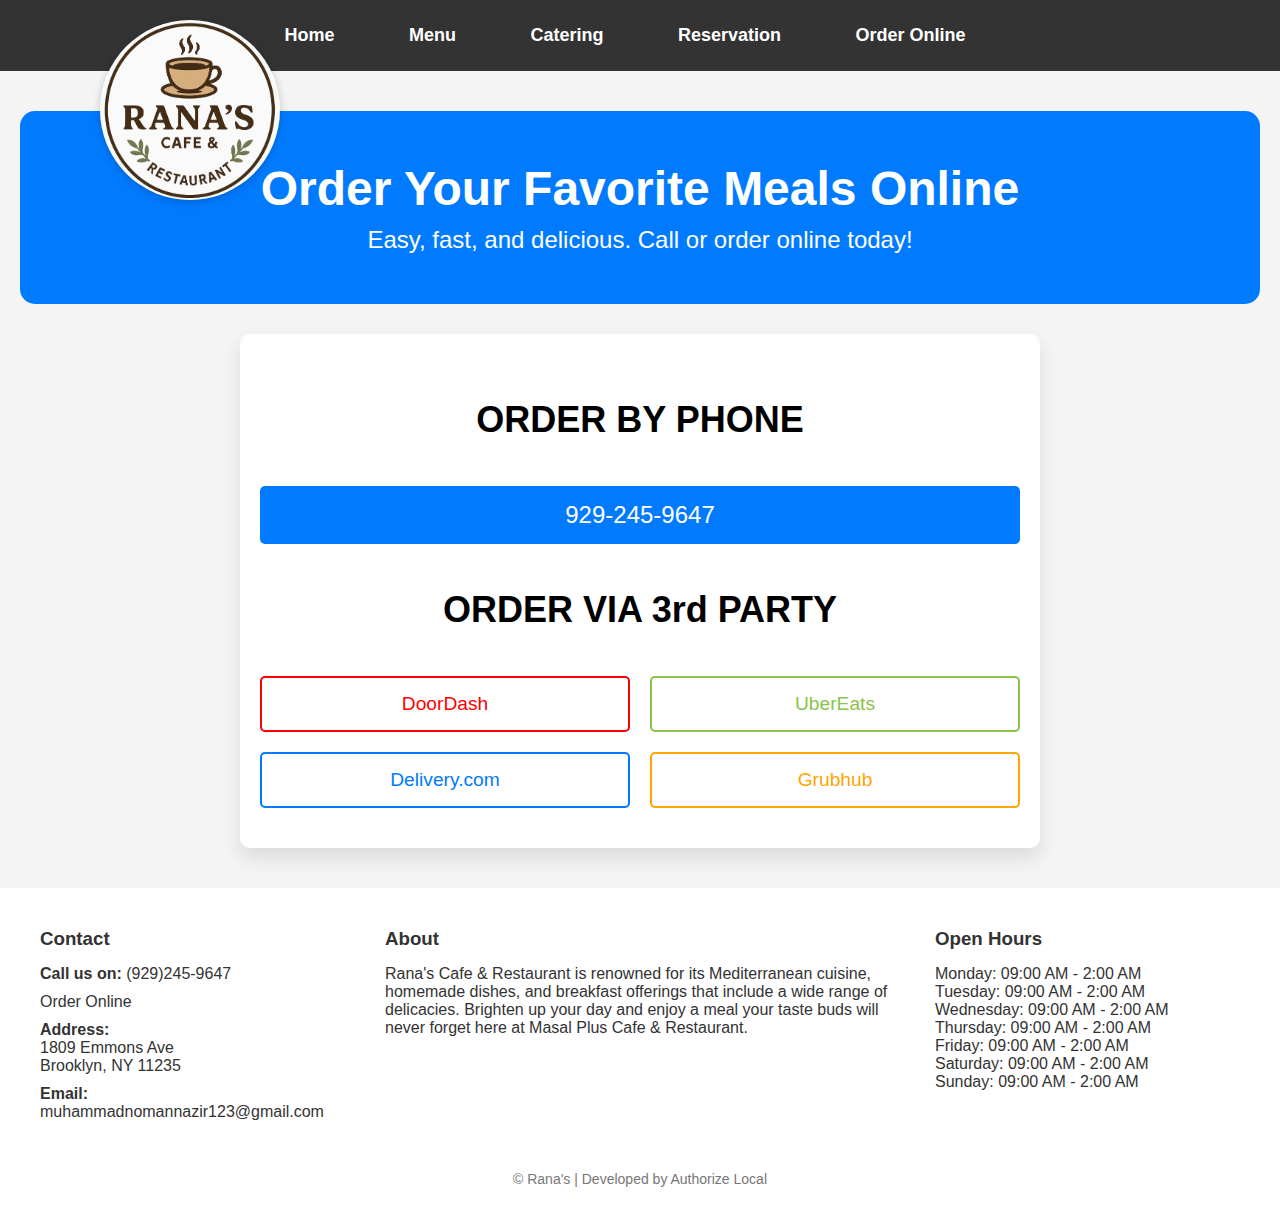
<file: OrderOnline.html>
<!DOCTYPE html>
<html lang="en">
<head>
    <meta charset="UTF-8">
    <meta name="viewport" content="width=device-width, initial-scale=1.0">
    <title>Order Online</title>
    <link rel="stylesheet" href="OrderOnline.css">
    <link rel = "icon" href = "Logo.jpg">

    
</head>
<body>
    <header>
        <nav class="navbar">
            <ul>
                <li><a href="index.html">Home</a></li>
                <li><a href="Menu.html">Menu</a></li>
                <li><a href="Catering.html">Catering</a></li>
                <li><a href="Reservations.php">Reservation</a></li>
                <li><a href="OrderOnline.html">Order Online</a></li>
            </ul>
        </nav>
    </header>

    <div class="logo-container">
        <img src="Logo.jpg" alt="Rana Cafe & Restaurant Logo" class="logo">
    </div>

    <main>
        <section class="hero">
            <h1>Order Your Favorite Meals Online</h1>
            <p>Easy, fast, and delicious. Call or order online today!</p>
        </section>

        <div class="order-info">
            <div class="tape">
                <h2>ORDER BY PHONE</h2>
            </div>
            <div class="phone-number">
                <a href="tel:+19292459647">929-245-9647</a>
            </div>
            <div class="tape">
                <h2>ORDER VIA 3rd PARTY</h2>
            </div>
            <div class="third-party-buttons">
                <a href="https://www.doordash.com" target="_blank" class="button doordash">DoorDash</a>
                <a href="https://www.ubereats.com" target="_blank" class="button ubereats">UberEats</a>
                <a href="https://www.delivery.com" target="_blank" class="button delivery">Delivery.com</a>
                <a href="https://www.grubhub.com" target="_blank" class="button grubhub">Grubhub</a>
            </div>
        </div>
    </main>

  <!-- Footer Section -->
  <footer class="footer">
    <div class="footer-container">
  
      <!-- Contact Information -->
      <div class="footer-section">
        <h3>Contact</h3>
        <p><strong>Call us on:</strong> <a href="tel:9292459647">(929)245-9647</a></p>
        <p><a href="OrderOnline.html">Order Online</a></p>
        <p><strong>Address:</strong><br>
          <a href="https://www.google.com/maps?q=1809+Emmons+Ave,+Brooklyn,+NY+11235" target="_blank">
            1809 Emmons Ave<br>
            Brooklyn, NY 11235
          </a>
        </p>
        <p><strong>Email:</strong><br>
          <a href="mailto:muhammadnomannazir123@gmail.com">muhammadnomannazir123@gmail.com</a></p>
      </div>
  
      <!-- About Section -->
      <div class="footer-section about">
        <h3>About</h3>
        <p>Rana's Cafe & Restaurant is renowned for its Mediterranean cuisine, homemade dishes, and breakfast offerings that include a wide range of delicacies. Brighten up your day and enjoy a meal your taste buds will never forget here at Masal Plus Cafe & Restaurant.</p>
      </div>
  
      <!-- Open Hours -->
      <div class="footer-section">
        <h3>Open Hours</h3>
        <ul>
          <li>Monday: 09:00 AM - 2:00 AM</li>
          <li>Tuesday: 09:00 AM - 2:00 AM</li>
          <li>Wednesday: 09:00 AM - 2:00 AM</li>
          <li>Thursday: 09:00 AM - 2:00 AM</li>
          <li>Friday: 09:00 AM - 2:00 AM</li>
          <li>Saturday: 09:00 AM - 2:00 AM</li>
          <li>Sunday: 09:00 AM - 2:00 AM</li>
        </ul>
      </div>
  
    </div>
  
    <!-- Footer Bottom -->
    <div class="footer-bottom">
      <p>© Rana's | Developed by Authorize Local</p>
    </div>
  </footer>  

</body>
</html>
</file>
<file: Home.css>
body {
    background-color: #f5f5dc; /* Light cream background */
    font-family: Arial, sans-serif;
    margin: 0;
    padding: 0;
}

header {
    background-color: #333;
    padding: 10px 0;
}

.navbar ul {
    list-style-type: none;
    margin: 0;
    padding: 0;
    text-align: center;
}

.navbar li {
    display: inline;
    margin-right: 20px;
}

.navbar a {
    color: white;
    text-decoration: none;
    font-size: 18px;
    padding: 10px 20px;
    display: inline-block;
}

.navbar a:hover {
    background-color: #575757;
    border-radius: 5px;
}

/* Image Section Styles */
.image-section {
    position: relative;
    width: 100%;
    text-align: center; /* Centers overlay content horizontally if needed */
    margin: 40px 0;
}

.main-image {
    width: 65%;
    max-width: 70%; /* Keeps image responsive and centered */
    height: auto;
    display: block;
    margin: 0 auto; /* Centers the image */
    border-radius: 10px;
}

.image-overlay {
    position: absolute;
    bottom: 20px;
    left: 42%;
    transform: translateX(-50%); /* Centers the overlay horizontally */
    color: white;
    font-size: 30px;
    font-weight: bold;
    text-shadow: 2px 2px 4px rgba(0, 0, 0, 0.6);
    z-index: 2;
    text-align: left; /* Keep quote and button aligned left */
}

.image-quote {
    margin-bottom: 10px;
}

.menu-button {
    display: inline-block;
    padding: 10px 20px;
    background-color: #007bff;
    color: white;
    text-decoration: none;
    font-size: 16px;
    border-radius: 5px;
    transition: background-color 0.3s ease;
}

.menu-button:hover {
    background-color: #575757;
}

.OrderOnline-button {
    display: inline-block;
    padding: 10px 20px;
    background-color: #007bff;
    color: white;
    text-decoration: none;
    font-size: 16px;
    border-radius: 5px;
    transition: background-color 0.3s ease;
}

.OrderOnline-button:hover {
    background-color: #575757;
}


/* Menu Section Styles */
.menu-section {
    margin-top: 60px;
    padding: 0 20px;
}

.section-title {
    font-size: 32px;
    color: #222;
    margin-bottom: 30px;
    text-align: center;
    font-weight: bold;
    border-bottom: 2px solid #ccc;
    display: inline-block;
    padding-bottom: 10px;
}

.menu-items {
    display: flex;
    justify-content: center;
    gap: 30px;
    flex-wrap: wrap;
    row-gap: 40px;
}

.menu-item {
    background-color: white;
    border-radius: 15px;
    box-shadow: 0 8px 20px rgba(0, 0, 0, 0.1);
    overflow: hidden;
    width: 280px;
    transition: transform 0.3s ease, box-shadow 0.3s ease;
    cursor: pointer;
}

.menu-item:hover {
    transform: translateY(-5px);
    box-shadow: 0 12px 24px rgba(0, 0, 0, 0.15);
}

.menu-item img {
    width: 100%;
    height: 200px;
    object-fit: cover;
    transition: transform 0.3s ease;
}

.menu-item:hover img {
    transform: scale(1.05);
}

.item-details {
    padding: 20px;
    text-align: center;
}

.item-details h3 {
    margin: 0 0 10px 0;
    font-size: 22px;
    color: #333;
}

.price {
    font-size: 20px;
    font-weight: bold;
    color: #007bff;
    margin-bottom: 10px;
}

.description {
    font-size: 15px;
    color: #555;
    line-height: 1.6;
}

/* Responsive tweak for smaller screens */
@media (max-width: 768px) {
    .menu-items {
        justify-content: center;
    }

    .menu-item {
        width: 90%;
    }
}


.full-width-image-section {
    width: 100%;
    margin: 40px 0;
    padding: 0;
}

.full-width-image {
    width: 100%;
    height: auto;
    display: block;
}

/* Logo Styling */
.logo-container {
    position: absolute;
    top: 20px;
    left: 100px;
    z-index: 1001; /* Higher than header */
}

.logo {
    width: 180px;
    height: 180px;
    border-radius: 50%;
    object-fit: cover;
    box-shadow: 0 2px 8px rgba(0,0,0,0.2);
}

/* Adjust header to relative for absolute logo placement */
header {
    background-color: #333;
    padding: 15px 0;
    width: 100%;
    position: sticky;
    top: 0;
    z-index: 1000;
    position: relative;
}


/* Footer Styles */
.footer {
    background-color: #ffffff;
    padding: 40px 20px;
    font-family: Arial, sans-serif;
    color: #333;
  }
  
  .footer-container {
    max-width: 1200px;
    margin: 0 auto;
    display: flex;
    flex-wrap: wrap;
    gap: 40px;
    justify-content: space-between;
  }
  
  .footer-section {
    flex: 1 1 250px;
  }
  
  .footer-section.about {
    flex: 2 1 400px;
  }
  
  .footer-section h3 {
    margin-bottom: 15px;
  }
  
  .footer-section p,
  .footer-section ul {
    margin: 0 0 10px 0;
    padding: 0;
    list-style: none;
  }
  
  .footer-section a {
    color: #333;
    text-decoration: none;
  }
  
  .footer-section a:hover {
    text-decoration: underline;
  }
  
  .footer-bottom {
    text-align: center;
    margin-top: 40px;
    font-size: 14px;
    color: #777;
  }
</file>
<file: cateringstyles.css>
/* General Body Styling */
body {
    background-color: #f5f5dc; /* Light cream background */
    font-family: Arial, sans-serif;
    margin: 0;
    padding: 0;
  }
  
  /* Header and Navigation Bar Styling */
  header {
    background-color: #333;
    padding: 10px 0;
  }
  
  .navbar ul {
    list-style-type: none;
    margin: 0;
    padding: 0;
    text-align: center;
  }
  
  .navbar li {
    display: inline;
    margin-right: 20px;
  }
  
  .navbar a {
    color: white;
    text-decoration: none;
    font-size: 18px;
    padding: 10px 20px;
    display: inline-block;
  }
  
  .navbar a:hover {
    background-color: #575757;
    border-radius: 5px;
  }
  
  /* Image Container with Overlay Text */
  .image-container {
    width: 100%;
    height: 50vh;
    overflow: hidden;
    margin: 0;
    padding: 0;
    position: relative;
    }

.image-container img {
    width: 100%;
    height: 100%;
    object-fit: cover;
    display: block;
    border-radius: 0;
    }

  .overlay-text {
    position: absolute;
    top: 60%; /* Adjusted to move text slightly lower */
    left: 50%;
    transform: translate(-50%, -50%);
    color: white;
    font-size: 3rem;
    font-weight: bold;
    text-shadow: 2px 2px 6px rgba(0, 0, 0, 0.5);
    background-color: transparent; /* Ensures no background color */
  }
  
  /* Appetizers Section Styling */
  .appetizers {
    text-align: center;
    margin: 40px 0;
  }
  
  .appetizers h2 {
    font-size: 2.5rem;
    color: #333;
    margin-bottom: 20px;
  }
  
  .dish {
    background-color: white;
    display: inline-block;
    text-align: left;
    padding: 20px;
    border-radius: 10px;
    box-shadow: 0 2px 8px rgba(0, 0, 0, 0.1);
    width: 60%;
    margin-bottom: 20px;
  }
  
  .dish-header {
    display: flex;
    justify-content: space-between;
    align-items: center; /* Aligns name and price horizontally */
  }
  
  .dish-header h3 {
    margin: 0;
    font-size: 1.5rem;
    color: #444;
  }
  
  .price {
    font-size: 1.2rem;
    color: #666;
    margin-left: 20px;
  }
  
  .description {
    font-size: 1rem;
    color: #555;
    margin-top: 10px;
  }
  
  /* Lamb and Beef Section */
.LambAndBeef {
    text-align: center;
    margin: 40px 0;
  }
  
  .LambAndBeef h2 {
    font-size: 2.5rem;
    color: #333;
    margin-bottom: 20px;
  }
  
  .LambAndBeef .dish {
    background-color: white;
    display: inline-block;
    text-align: left;
    padding: 20px;
    border-radius: 10px;
    box-shadow: 0 2px 8px rgba(0, 0, 0, 0.1);
    width: 60%;
    margin-bottom: 20px;
  }
  
  .LambAndBeef .dish-header {
    display: flex;
    justify-content: space-between;
    align-items: center; /* Aligns name and price horizontally */
  }
  
  .LambAndBeef .dish-header h3 {
    margin: 0;
    font-size: 1.5rem;
    color: #444;
  }
  
  .LambAndBeef .price {
    font-size: 1.2rem;
    color: #666;
    margin-left: 20px;
  }
  
  .LambAndBeef .description {
    font-size: 1rem;
    color: #555;
    margin-top: 10px;
  }

    /* Chicken */
.LambAndBeef {
    text-align: center;
    margin: 40px 0;
  }

  .Chicken {
    text-align: center;
    margin: 40px 0;
  }

  .Chicken h2 {
    font-size: 2.5rem;
    color: #333;
    margin-bottom: 20px;
  }

      /* Pasta */
.Pasta {
    text-align: center;
    margin: 40px 0;
  }

.Pasta {
    text-align: center;
    margin: 40px 0;
  }

.Pasta h2 {
    font-size: 2.5rem;
    color: #333;
    margin-bottom: 20px;
  }
  
/*  Desserts */
  .Desserts {
    text-align: center;
    margin: 40px 0;
  }

.Desserts {
    text-align: center;
    margin: 40px 0;
  }

.Desserts h2 {
    font-size: 2.5rem;
    color: #333;
    margin-bottom: 20px;
  }

  /* Logo Styling */
.logo-container {
  position: absolute;
  top: 20px;
  left: 100px;
  z-index: 1001; /* Higher than header */
}

.logo {
  width: 180px;
  height: 180px;
  border-radius: 50%;
  object-fit: cover;
  box-shadow: 0 2px 8px rgba(0,0,0,0.2);
}

/* Adjust header to relative for absolute logo placement */
header {
  background-color: #333;
  padding: 15px 0;
  width: 100%;
  position: sticky;
  top: 0;
  z-index: 1000;
  position: relative;
}

  /* Footer Styles */
.footer {
  background-color: #ffffff;
  padding: 40px 20px;
  font-family: Arial, sans-serif;
  color: #333;
}

.footer-container {
  width: 1200px;
  margin: 0 auto;
  display: flex;
  flex-wrap: wrap;
  gap: 40px;
  justify-content: space-between;
}

.footer-section {
  flex: 1 1 250px;
}

.footer-section.about {
  flex: 2 1 400px;
}

.footer-section h3 {
  margin-bottom: 15px;
}

.footer-section p,
.footer-section ul {
  margin: 0 0 10px 0;
  padding: 0;
  list-style: none;
}

.footer-section a {
  color: #333;
  text-decoration: none;
}

.footer-section a:hover {
  text-decoration: underline;
}

.footer-bottom {
  text-align: center;
  margin-top: 40px;
  font-size: 14px;
  color: #777;
}
</file>
<file: Menu.css>
body {
    background-color: #f5f5dc; /* Light cream background */
    font-family: Arial, sans-serif;
    margin: 0;
    padding: 0;
}

header {
    background-color: #333;
    padding: 10px 0;
}

.navbar ul {
    list-style-type: none;
    margin: 0;
    padding: 0;
    text-align: center;
}

.navbar li {
    display: inline;
    margin-right: 20px;
}

.navbar a {
    color: white;
    text-decoration: none;
    font-size: 18px;
    padding: 10px 20px;
    display: inline-block;
}

.navbar a:hover {
    background-color: #575757;
    border-radius: 5px;
}

.content {
    padding: 50px 40px;
}

.image-container {
    position: relative;
    width: 100%;
    display: flex;
    justify-content: center;
    margin-bottom: 40px;
}

.image-container {
    width: 100%;
    height: 50vh;
    overflow: hidden;
    margin: 0;
    padding: 0;
    position: relative;
}

.image-container img {
    width: 100%;
    height: 100%;
    object-fit: cover;
    display: block;
}


.overlay {
    position: absolute;
    top: 50%;
    left: 50%;
    transform: translate(-50%, -50%);
    color: white;
    font-size: 48px;
    font-weight: bold;
    text-shadow: 2px 2px 6px rgba(0, 0, 0, 0.5);
}

/* Menu Section Styles */
.menu-section {
    margin-top: 40px;
}

.section-title {
    font-size: 28px;
    color: #333;
    margin-bottom: 20px;
    text-align: left;
    padding-left: 10px;
}

.menu-items {
    display: flex;
    justify-content: flex-start;
    gap: 40px;
    flex-wrap: wrap;
}

.menu-item {
    background-color: white;
    border-radius: 10px;
    box-shadow: 0 2px 8px rgba(0, 0, 0, 0.1);
    overflow: hidden;
    width: 250px;
}

.menu-item img {
    width: 100%;
    height: 200px;
    object-fit: cover;
}

.item-details {
    padding: 15px;
}

.item-details h3 {
    margin: 0;
    font-size: 20px;
    color: #444;
}

.price {
    font-size: 18px;
    color: #666;
    margin-top: 5px;
    margin-bottom: 5px;
}

.description {
    font-size: 14px;
    color: #555;
}
/* Responsive tweak for smaller screens */
@media (max-width: 768px) {
    .menu-items {
        justify-content: center;
    }

    .menu-item {
        width: 90%;
    }
}

/* Logo Styling */
.logo-container {
    position: absolute;
    top: 20px;
    left: 100px;
    z-index: 1001; /* Higher than header */
}

.logo {
    width: 180px;
    height: 180px;
    border-radius: 50%;
    object-fit: cover;
    box-shadow: 0 2px 8px rgba(0,0,0,0.2);
}

/* Adjust header to relative for absolute logo placement */
header {
    background-color: #333;
    padding: 15px 0;
    width: 100%;
    position: sticky;
    top: 0;
    z-index: 1000;
    position: relative;
}

/* Footer Styles */
.footer {
    background-color: #ffffff;
    padding: 40px 20px;
    font-family: Arial, sans-serif;
    color: #333;
  }
  
  .footer-container {
    max-width: 1200px;
    margin: 0 auto;
    display: flex;
    flex-wrap: wrap;
    gap: 40px;
    justify-content: space-between;
  }
  
  .footer-section {
    flex: 1 1 250px;
  }
  
  .footer-section.about {
    flex: 2 1 400px;
  }
  
  .footer-section h3 {
    margin-bottom: 15px;
  }
  
  .footer-section p,
  .footer-section ul {
    margin: 0 0 10px 0;
    padding: 0;
    list-style: none;
  }
  
  .footer-section a {
    color: #333;
    text-decoration: none;
  }
  
  .footer-section a:hover {
    text-decoration: underline;
  }
  
  .footer-bottom {
    text-align: center;
    margin-top: 40px;
    font-size: 14px;
    color: #777;
  }
</file>
<file: OrderOnline.css>
/* General resets */
* {
    margin: 0;
    padding: 0;
    box-sizing: border-box;
}

body {
    background-color: #f4f4f4; /* Soft background */
    font-family: 'Arial', sans-serif;
    color: #333;
    display: flex;
    flex-direction: column;
    justify-content: space-between;
    min-height: 100vh;
}

header {
    background-color: #333;
    padding: 15px 0;
    width: 100%;
    position: sticky;
    top: 0;
    z-index: 1000;
}

.navbar ul {
    list-style-type: none;
    margin: 0;
    padding: 0;
    text-align: center;
}

.navbar li {
    display: inline;
    margin-right: 30px;
}

.navbar a {
    color: white;
    text-decoration: none;
    font-size: 18px;
    font-weight: 600;
    padding: 10px 20px;
    display: inline-block;
    transition: background-color 0.3s;
}

.navbar a:hover {
    background-color: #007bff;
    border-radius: 5px;
}

main {
    text-align: center;
    padding: 40px 20px;
    flex-grow: 1;
}

.hero {
    background-color: #007bff;
    color: white;
    padding: 50px 20px;
    border-radius: 15px;
    margin-bottom: 30px;
}

.hero h1 {
    font-size: 3rem;
    margin-bottom: 10px;
}

.hero p {
    font-size: 1.5rem;
    margin-top: 10px;
}

.order-info {
    background-color: #ffffff;
    padding: 40px 20px;
    border-radius: 10px;
    box-shadow: 0px 10px 20px rgba(0, 0, 0, 0.1);
    max-width: 800px;
    margin: 0 auto;
}

.tape {
    color: black;
    padding: 15px;
    font-size: 1.5rem;
    margin: 10px 0;
    display: inline-block;
}

.phone-number {
    background-color: #007bff;
    padding: 15px;
    border-radius: 5px;
    margin: 20px 0;
}

.phone-number a {
    color: white;
    font-size: 1.5rem;
    text-decoration: none;
}

.phone-number a:hover {
    color: #ff5722;
    text-decoration: underline;
}

.third-party-buttons {
    display: grid;
    grid-template-columns: repeat(2, 1fr);
    gap: 20px;
    margin-top: 20px;
}

.button {
    text-decoration: none;
    padding: 15px;
    font-size: 1.2rem;
    border-radius: 5px;
    width: 100%;
    text-align: center;
    display: inline-block;
    transition: background-color 0.3s;
}

.button:hover {
    opacity: 0.8;
}

.doordash {
    background-color: white;
    color: red;
    border: 2px solid red;
}

.ubereats {
    background-color: white;
    color: #8bc34a; /* Yellow-green */
    border: 2px solid #8bc34a;
}

.delivery {
    background-color: white;
    color: #007bff; /* Blue */
    border: 2px solid #007bff;
}

.grubhub {
    background-color: white;
    color: orange;
    border: 2px solid orange;
}

footer {
    text-align: center;
    padding: 20px;
    background-color: #333;
    color: white;
    font-size: 1rem;
}

@media screen and (max-width: 768px) {
    .navbar li {
        display: block;
        margin-bottom: 10px;
    }

    .third-party-buttons {
        grid-template-columns: 1fr;
    }

    .hero h1 {
        font-size: 2rem;
    }

    .hero p {
        font-size: 1.2rem;
    }
}

/* Logo Styling */
.logo-container {
    position: absolute;
    top: 20px;
    left: 100px;
    z-index: 1001; /* Higher than header */
}

.logo {
    width: 180px;
    height: 180px;
    border-radius: 50%;
    object-fit: cover;
    box-shadow: 0 2px 8px rgba(0,0,0,0.2);
}

/* Adjust header to relative for absolute logo placement */
header {
    background-color: #333;
    padding: 15px 0;
    width: 100%;
    position: sticky;
    top: 0;
    z-index: 1000;
    position: relative;
}

/* Footer Styles */
.footer {
    text-align: left;
    background-color: #ffffff;
    padding: 40px 20px;
    font-family: Arial, sans-serif;
    color: #333;
  }
  
  .footer-container {
    text-align: left;
    max-width: 1200px;
    margin: 0 auto;
    display: flex;
    flex-wrap: wrap;
    gap: 40px;
    justify-content: space-between;
  }
  
  .footer-section {
    text-align: left;
    flex: 1 1 250px;
  }
  
  .footer-section.about {
    text-align: left;
    flex: 2 1 400px;
  }
  
  .footer-section h3 {
    text-align: left;
    margin-bottom: 15px;
  }
  
  .footer-section p,
  .footer-section ul {
    text-align: left;
    margin: 0 0 10px 0;
    padding: 0;
    list-style: none;
  }
  
  .footer-section a {
    text-align: left;
    color: #333;
    text-decoration: none;
  }
  
  .footer-section a:hover {
    text-align: left;
    text-decoration: underline;
  }
  
  .footer-bottom {
    text-align: center;
    margin-top: 40px;
    font-size: 14px;
    color: #777;
  }
</file>
